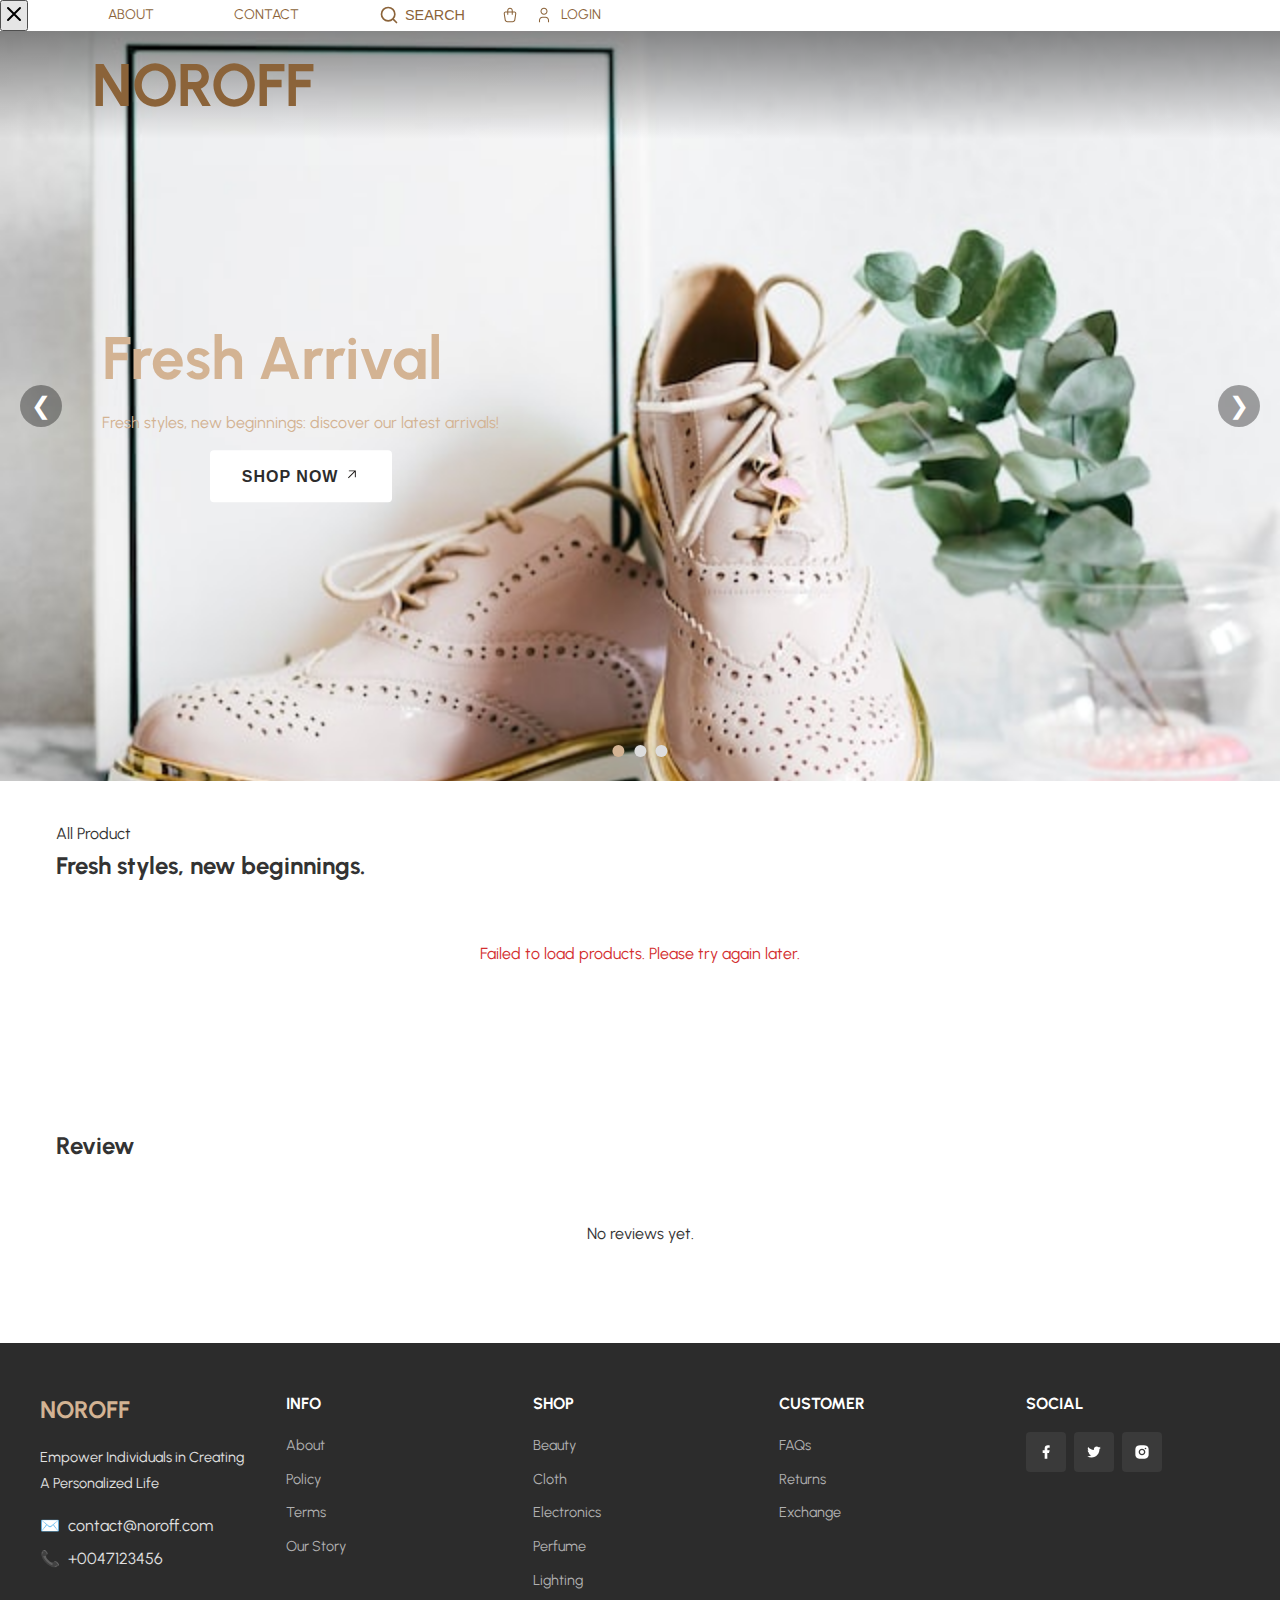
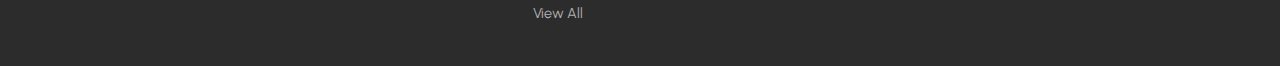
<file: index.html>
<!DOCTYPE html>
<html lang="zh-CN">
<head>
    <meta charset="UTF-8">
    <meta name="viewport" content="width=device-width, initial-scale=1.0">
    <title>NOROFF - Home</title>
    <link rel="preconnect" href="https://fonts.googleapis.com">
    <link rel="preconnect" href="https://fonts.gstatic.com" crossorigin>
    <link href="https://fonts.googleapis.com/css2?family=Urbanist:ital,wght@0,100..900;1,100..900&display=swap"
        rel="stylesheet">
    <link rel="stylesheet" href="./css/common.css">
    <link rel="stylesheet" href="./css/home.css">
</head>
<body class="home-body">
    <!-- Mobile Menu Overlay -->
    <div class="mobile-menu-overlay" id="mobileMenuOverlay"></div>

    <!-- Mobile Navigation Menu -->
    <nav class="nav-links" id="navLinks">
        <button class="close-menu-btn" id="closeMenuBtn" aria-label="Close menu">
            <svg width="24" height="24" viewBox="0 0 24 24" fill="none" xmlns="http://www.w3.org/2000/svg">
                <path d="M18 6L6 18M6 6L18 18" stroke="currentColor" stroke-width="2" stroke-linecap="round" stroke-linejoin="round"/>
            </svg>
        </button>
        <a href="./index.html">ABOUT</a>
        <a href="./index.html">CONTACT</a>
        
        <div class="nav-icon-link-container">
            <button class="nav-icon-link search-icon" id="searchBtn" aria-label="Search">
                <img src="./assets/nav-search.svg" alt="Search">
                <span>SEARCH</span>
            </button>
            <a href="./cart.html" class="nav-icon-link cart-icon">
                <img src="./assets/nav-cart.svg" alt="Cart">
                <span class="notification-badge">3</span>
            </a>
            <a href="./login.html" class="nav-icon-link login-icon" id="loginLink">
                <img src="./assets/nav-login.svg" alt="Login">
                <span>LOGIN</span>
            </a>
            <a href="#" class="nav-icon-link login-icon" id="logoutLink" style="display: none;">
                <img src="./assets/nav-login.svg" alt="Logout">
                <span>LOGOUT</span>
            </a>
        </div>
    </nav>

    <!-- Hero Banner -->
    <section class="hero">
        <header class="header hero-header">
            <a href="#" class="logo">
                <button class="mobile-menu-btn" id="mobileMenuBtn" aria-label="Toggle menu">
                    <img src="./assets/nav-menu.svg" alt="Menu">
                </button> NOROFF
            </a>
        </header>
        <button class="hero-nav prev" aria-label="Previous banner">&#10094;</button>
        <button class="hero-nav next" aria-label="Next banner">&#10095;</button>
        <div class="hero-slider">
            <article class="hero-slide active" data-index="0">
                <img src="./assets/banner_bshoes_pink.jpg" alt="Fresh arrival leather shoes">
                <div class="hero-content">
                    <h1>Fresh Arrival</h1>
                    <p class="hero-subtitle">Fresh styles, new beginnings: discover our latest arrivals!</p>
                    <div class="hero-actions">
                        <button class="btn-primary btn-bg">
                                <a href="./product-detail.html?id=f2d44fba-09a7-4ccb-9ceb-a6212bf5c213">Shop Now <img src="./assets/arrow-right.svg" alt="" style="width: 16px; height: 16px;"></a>
                            </button>
                    </div>
                </div>
            </article>
            <article class="hero-slide" data-index="1">
                <img src="./assets/banner_shoes_blue.jpg" alt="Blue running shoes on net">
                <div class="hero-content">
                    <h1>Fresh Arrival</h1>
                    <p class="hero-subtitle">Fresh styles, new beginnings: discover our latest arrivals!</p>
                    <div class="hero-actions">
                        <button class="btn-primary btn-bg">
                                <a href="./product-detail.html?id=7c6353ec-17a9-4a4d-a9d7-6997465367e1">Shop Now <img src="./assets/arrow-right.svg" alt="" style="width: 16px; height: 16px;"></a>
                            </button>
                    </div>
                </div>
            </article>
            <article class="hero-slide" data-index="2">
                <img src="./assets/banner_shoes_white.jpg" alt="White floating sneakers">
                <div class="hero-content">
                    <h1>Fresh Arrival</h1>
                    <p class="hero-subtitle">Fresh styles, new beginnings: discover our latest arrivals!</p>
                    <div class="hero-actions">
                        <button class="btn-primary btn-bg">
                                <a href="./product-detail.html?id=f7bdd538-3914-409d-bd71-8ef962a9a9dd">Shop Now <img src="./assets/arrow-right.svg" alt="" style="width: 16px; height: 16px;"></a>
                            </button>
                    </div>
                </div>
            </article>
        </div>
        <div class="pagination-dots hero-pagination">
            <span class="active" data-index="0"></span>
            <span data-index="1"></span>
            <span data-index="2"></span>
        </div>
    </section>

    <!-- Category pills -->
    <!-- <section class="category-pills">
        <button>Beauty</button>
        <button>Perfume</button>
        <button>Toy</button>
        <button class="active">Headphones</button>
        <button>Storage</button>
        <button>Electronics</button>
        <button>Audio</button>
        <button>Fashion</button>
        <button>Accessories</button>
        <button>Watch</button>
    </section> -->

    <!-- Product grid -->
    <section class="products">
        <header class="section-heading">
            <div>
                <p class="eyebrow">All Product</p>
                <h2>Fresh styles, new beginnings.</h2>
            </div>
        </header>
        <div class="product-grid" id="productGrid">
            <!-- Products will be loaded dynamically -->
        </div>
        <div class="pagination-dots product-pagination" id="productPagination">
            <!-- Pagination controls will be loaded dynamically -->
        </div>
    </section>

    <!-- Customer Review -->
    <section class="reviews">
        <header class="section-heading">
            <div>
                <h2>Review</h2>
            </div>
        </header>
        <div class="review-grid" id="reviewGrid">
            <!-- Reviews will be loaded dynamically -->
        </div>
        <div class="pagination-dots review-pagination" id="reviewPagination">
            <!-- Review pagination dots will be loaded dynamically -->  
        </div>
    </section>

    <footer class="footer">
        <div class="footer-content">
            <div class="footer-brand">
                <h3>NOROFF</h3>
                <p>Empower Individuals in Creating A Personalized Life</p>
                <div class="contact-info">
                    <a href="mailto:contact@noroff.com">
                        <span>✉️</span> contact@noroff.com
                    </a>
                    <a href="tel:+0047123456">
                        <span>📞</span> +0047123456
                    </a>
                </div>
            </div>

            <div class="footer-column collapsible">
                <h4>INFO</h4>
                <ul>
                    <li><a href="#">About</a></li>
                    <li><a href="#">Policy</a></li>
                    <li><a href="#">Terms</a></li>
                    <li><a href="#">Our Story</a></li>
                </ul>
            </div>

            <div class="footer-column collapsible">
                <h4>SHOP</h4>
                <ul>
                    <li><a href="#">Beauty</a></li>
                    <li><a href="#">Cloth</a></li>
                    <li><a href="#">Electronics</a></li>
                    <li><a href="#">Perfume</a></li>
                    <li><a href="#">Lighting</a></li>
                    <li><a href="#">View All</a></li>
                </ul>
            </div>

            <div class="footer-column collapsible">
                <h4>CUSTOMER</h4>
                <ul>
                    <li><a href="#">FAQs</a></li>
                    <li><a href="#">Returns</a></li>
                    <li><a href="#">Exchange</a></li>
                </ul>
            </div>

            <div class="footer-column">
                <h4>SOCIAL</h4>
                <div class="social-icons">
                    <a href="#" class="social-icon" title="Facebook">
                        <img src="./assets/social-icon-1.svg" alt="Facebook">
                    </a>
                    <a href="#" class="social-icon" title="Twitter">
                        <img src="./assets/social-icon-2.svg" alt="Twitter">
                    </a>
                    <a href="#" class="social-icon" title="Instagram">
                        <img src="./assets/social-icon-3.svg" alt="Instagram">
                    </a>
                </div>
            </div>
        </div>
    </footer>

    <script src="./js/api.js"></script>
    <script src="./js/footer.js"></script>
    <script src="./js/home.js"></script>
    <script src="./js/nav.js"></script>
</body>
</html>
</file>
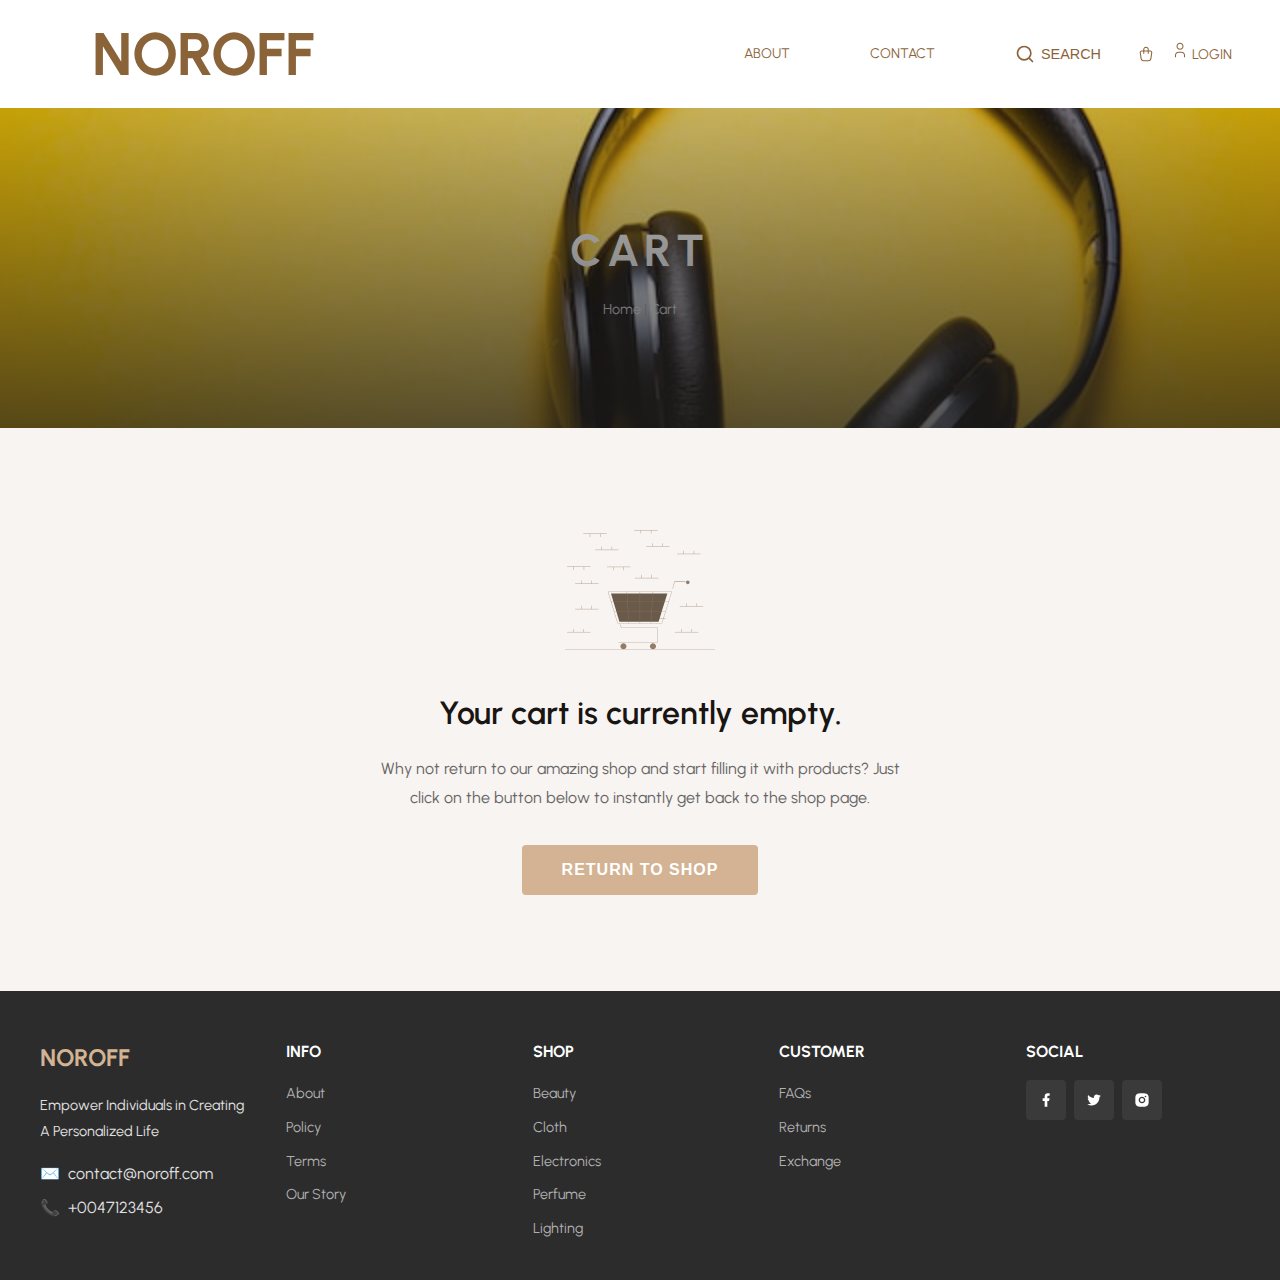
<file: cart.html>
<!DOCTYPE html>
<html lang="zh-CN">
<head>
    <meta charset="UTF-8">
    <meta name="viewport" content="width=device-width, initial-scale=1.0">
    <title>NOROFF - Cart</title>
    <link rel="preconnect" href="https://fonts.googleapis.com">
    <link rel="preconnect" href="https://fonts.gstatic.com" crossorigin>
    <link href="https://fonts.googleapis.com/css2?family=Urbanist:ital,wght@0,100..900;1,100..900&display=swap"
        rel="stylesheet">
    <link rel="stylesheet" href="./css/common.css">
    <link rel="stylesheet" href="./css/cart.css">
</head>
<body class="cart-body">
    <!-- Header -->
    <header class="header">
        <a href="./index.html" class="logo">
            <button class="mobile-menu-btn" id="mobileMenuBtn" aria-label="Toggle menu">
                <img src="./assets/nav-menu.svg" alt="Menu">
            </button> NOROFF
        </a>
        <nav class="nav-links">
            <a href="./index.html">ABOUT</a>
            <a href="./index.html">CONTACT</a>
        
            <div class="nav-icon-link-container">
                <button class="nav-icon-link search-icon" id="searchBtn" aria-label="Search">
                    <img src="./assets/nav-search.svg" alt="Search">
                    <span>SEARCH</span>
                </button>
                <a href="./cart.html" class="nav-icon-link cart-icon">
                    <img src="./assets/nav-cart.svg" alt="Cart">
                    <span class="notification-badge">3</span>
                </a>
                <a href="./login.html" class="nav-icon-link login-icon" id="loginLink">
                    <img src="./assets/nav-login.svg" alt="Login">
                    <span>LOGIN</span>
                </a>
                <span class="nav-icon-link user-name" id="userName" style="display: none;"></span>
            </div>
        
        </nav>
    </header>

    <!-- Cart Hero -->
    <section class="cart-hero">
        <div class="hero-overlay">
            <h1>CART</h1>
            <div class="breadcrumb">
                <a href="./index.html">Home</a> | <span>Cart</span>
            </div>
        </div>
    </section>

    <main class="cart-page">
        <!-- Cart Content -->
        <div class="cart-container" id="cartContainer" style="display: none;">
            <div class="cart-layout">
                <!-- Cart Items List -->
                <section class="cart-items-section">
                    <div class="cart-table-header">
                        <div class="header-checkbox">
                            <input type="checkbox" id="selectAll" checked>
                        </div>
                        <div class="header-products">Products</div>
                        <div class="header-quantity">Quantity</div>
                        <div class="header-price">Price</div>
                    </div>
                    <div class="cart-items-list" id="cartItemsList">
                        <!-- Cart items will be rendered here -->
                    </div>
                </section>

                <!-- Order Summary -->
                <section class="order-summary">
                    <h3>Order Summary</h3>
                    <div class="summary-row">
                        <span>SUBTOTAL</span>
                        <span id="subtotal">$ 0.00</span>
                    </div>
                    <div class="summary-row">
                        <span>DISCOUNT</span>
                        <span id="discount">$ 0.00</span>
                    </div>
                    <div class="summary-row">
                        <span>SHIPPING CHARGES</span>
                        <span id="shipping">$ 0</span>
                    </div>
                    <div class="summary-row total">
                        <span>GRAND TOTAL</span>
                        <span id="grandTotal">$ 0.00</span>
                    </div>
                    <a href="./checkout.html" class="checkout-btn" id="checkoutBtn">
                        CHECKOUT NOW
                        <span>→</span>
                    </a>
                </section>
            </div>
        </div>

        <!-- Empty state -->
        <section class="empty-cart" id="emptyCart">
            <div class="cart-illustration" aria-hidden="true">
                <img src="./assets/cart.svg" alt="Cart Illustration">
            </div>
            <h2>Your cart is currently empty.</h2>
            <p>Why not return to our amazing shop and start filling it with products? Just click on the button below to instantly get back to the shop page.</p>
            <button class="btn-primary" onclick="window.location.href='./index.html'">Return to shop</button>
        </section>

        <!-- Recommendations -->
       
    </main>

    <!-- Footer -->
    <footer class="footer">
        <div class="footer-content">
            <div class="footer-brand">
                <h3>NOROFF</h3>
                <p>Empower Individuals in Creating A Personalized Life</p>
                <div class="contact-info">
                    <a href="mailto:contact@noroff.com">
                        <span>✉️</span> contact@noroff.com
                    </a>
                    <a href="tel:+0047123456">
                        <span>📞</span> +0047123456
                    </a>
                </div>
            </div>

            <div class="footer-column collapsible">
                <h4>INFO</h4>
                <ul>
                    <li><a href="#">About</a></li>
                    <li><a href="#">Policy</a></li>
                    <li><a href="#">Terms</a></li>
                    <li><a href="#">Our Story</a></li>
                </ul>
            </div>

            <div class="footer-column collapsible">
                <h4>SHOP</h4>
                <ul>
                    <li><a href="#">Beauty</a></li>
                    <li><a href="#">Cloth</a></li>
                    <li><a href="#">Electronics</a></li>
                    <li><a href="#">Perfume</a></li>
                    <li><a href="#">Lighting</a></li>
                </ul>
            </div>

            <div class="footer-column collapsible">
                <h4>CUSTOMER</h4>
                <ul>
                    <li><a href="#">FAQs</a></li>
                    <li><a href="#">Returns</a></li>
                    <li><a href="#">Exchange</a></li>
                </ul>
            </div>

            <div class="footer-column">
                <h4>SOCIAL</h4>
                <div class="social-icons">
                    <a href="#" class="social-icon" title="Facebook">
                        <img src="./assets/social-icon-1.svg" alt="Facebook">
                    </a>
                    <a href="#" class="social-icon" title="Twitter">
                        <img src="./assets/social-icon-2.svg" alt="Twitter">
                    </a>
                    <a href="#" class="social-icon" title="Instagram">
                        <img src="./assets/social-icon-3.svg" alt="Instagram">
                    </a>
                </div>
            </div>
        </div>
    </footer>

    <script src="./js/api.js"></script>
    <script src="./js/footer.js"></script>
    <script src="./js/cart.js"></script>
</body>
</html>
</file>
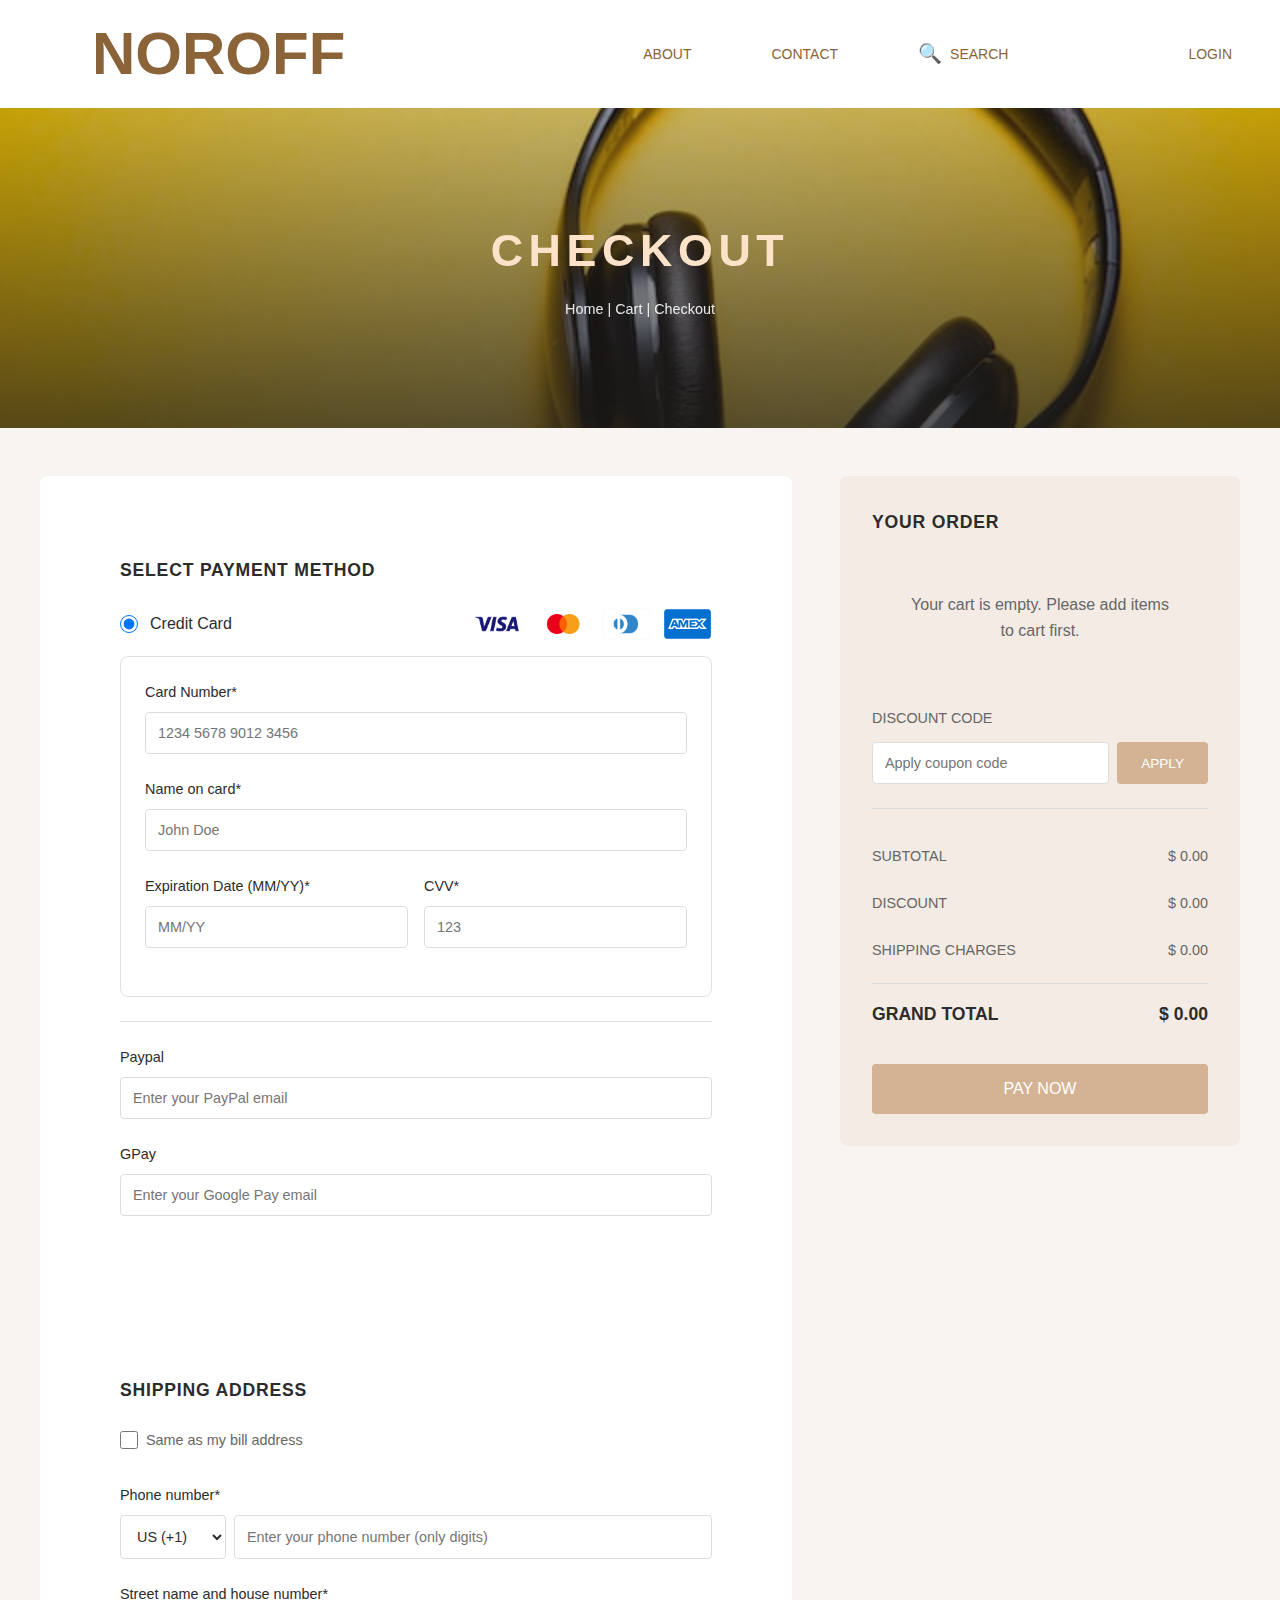
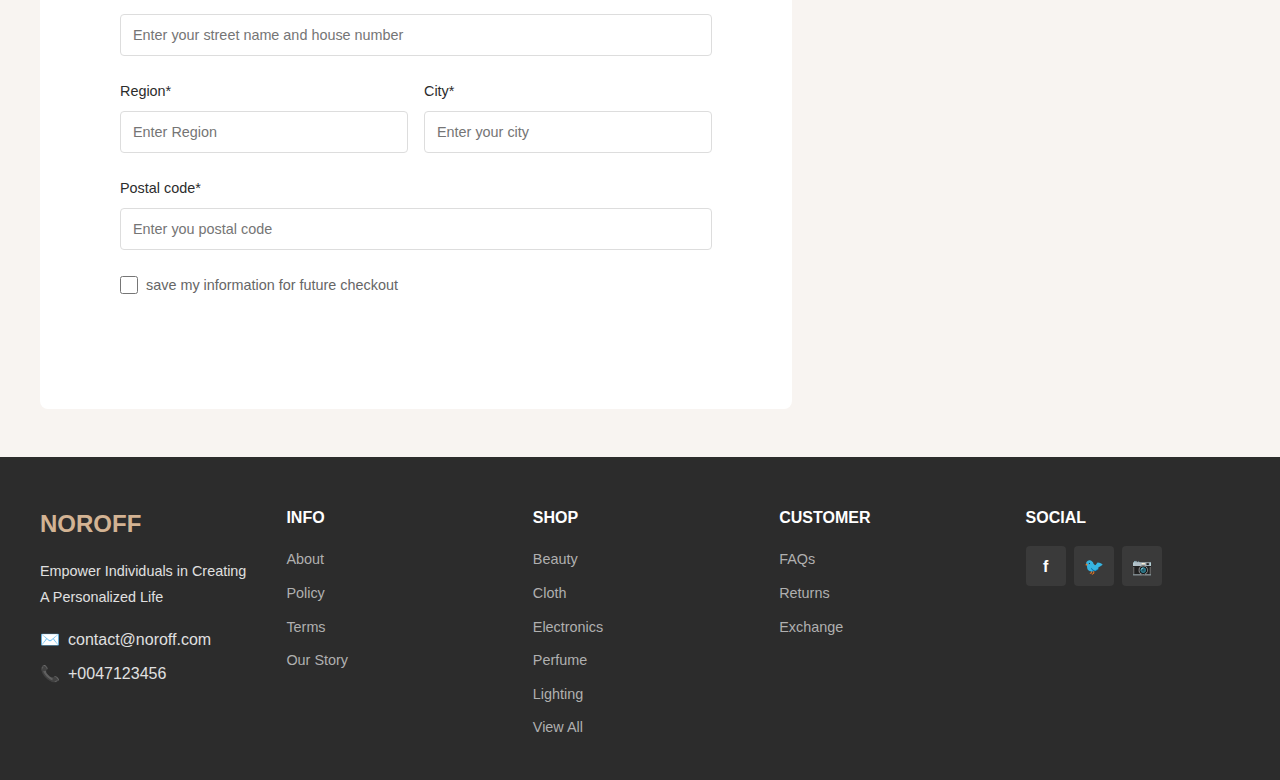
<file: checkout.html>
<!DOCTYPE html>
<html lang="zh-CN">
<head>
    <meta charset="UTF-8">
    <meta name="viewport" content="width=device-width, initial-scale=1.0">
    <title>NOROFF - Checkout</title>
    <link rel="stylesheet" href="./css/common.css">
    <link rel="stylesheet" href="./css/checkout.css">
</head>
<body class="checkout-body">
    <!-- Header -->
    <header class="header">
        <a href="./index.html" class="logo">NOROFF</a>
        <nav class="nav-links">
            <a href="#">ABOUT</a>
            <a href="#">CONTACT</a>
            <a href="#" class="nav-icon-link search-link">SEARCH</a>
            <a href="./cart.html" class="nav-icon-link cart-icon">
                <span class="notification-badge">0</span>
            </a>
            <a href="./login.html" class="nav-icon-link login-icon" id="loginLink">LOGIN</a>
            <span class="nav-icon-link user-name" id="userName" style="display: none;"></span>
        </nav>
    </header>

    <!-- Checkout Hero -->
    <section class="checkout-hero">
        <div class="hero-overlay">
            <h1>CHECKOUT</h1>
            <div class="breadcrumb">
                <a href="./index.html">Home</a> | <a href="./cart.html">Cart</a> | <span>Checkout</span>
            </div>
        </div>
    </section>

    <main class="checkout-page">
        <div class="checkout-container">
            <!-- Left Column: Checkout Form -->
            <div class="checkout-form-section">
                <!-- Payment Method -->
                <section class="form-section">
                    <h2>SELECT PAYMENT METHOD</h2>
                    <div class="payment-methods-layout">
                        <div class="payment-left">
                            <div class="credit-card-header">
                                <label class="payment-option">
                                    <input type="radio" name="paymentMethod" value="creditCard" checked>
                                    <span>Credit Card</span>
                                </label>
                                <div class="card-logos">
                                    <img src="./assets/visa.png" alt="VISA" class="card-logo-img">
                                    <img src="./assets/mastercard.png" alt="Mastercard" class="card-logo-img">
                                    <img src="./assets/c2.png" alt="JCB" class="card-logo-img">
                                    <img src="./assets/c1.png" alt="AMEX" class="card-logo-img">
                                </div>
                            </div>
                            <div class="credit-card-form" id="creditCardForm">
                                <div class="form-group">
                                    <label for="cardNumber">Card Number*</label>
                                    <input type="text" id="cardNumber" name="cardNumber" placeholder="1234 5678 9012 3456" maxlength="19" required>
                                </div>
                                <div class="form-group">
                                    <label for="cardName">Name on card*</label>
                                    <input type="text" id="cardName" name="cardName" placeholder="John Doe" required>
                                </div>
                                <div class="form-row">
                                    <div class="form-group">
                                        <label for="expiryDate">Expiration Date (MM/YY)*</label>
                                        <input type="text" id="expiryDate" name="expiryDate" placeholder="MM/YY" maxlength="5" required>
                                    </div>
                                    <div class="form-group">
                                        <label for="cvv">CVV*</label>
                                        <input type="text" id="cvv" name="cvv" placeholder="123" maxlength="4" required>
                                    </div>
                                </div>
                            </div>
                            <div class="alternative-payments">
                                <div class="form-group">
                                    <label for="paypalEmail">Paypal</label>
                                    <input type="email" id="paypalEmail" name="paypalEmail" placeholder="Enter your PayPal email">
                                </div>
                                <div class="form-group">
                                    <label for="gpayEmail">GPay</label>
                                    <input type="email" id="gpayEmail" name="gpayEmail" placeholder="Enter your Google Pay email">
                                </div>
                            </div>
                        </div>
                    </div>
                </section>

                <!-- Shipping Address -->
                <section class="form-section">
                    <h2>SHIPPING ADDRESS</h2>
                    <div class="form-group">
                        <label class="checkbox-label">
                            <input type="checkbox" id="sameAsBilling">
                            <span>Same as my bill address</span>
                        </label>
                    </div>

                    <div class="form-group">
                        <label for="phoneNumber">Phone number*</label>
                        <div class="phone-input-group">
                            <select id="countryCode" name="countryCode">
                                <option value="+1">US (+1)</option>
                                <option value="+44">UK (+44)</option>
                                <option value="+86">CN (+86)</option>
                                <option value="+47">NO (+47)</option>
                                <option value="+91">IN (+91)</option>
                            </select>
                            <input type="tel" id="phoneNumber" name="phoneNumber" placeholder="Enter your phone number (only digits)" required>
                        </div>
                    </div>

                    <div class="form-group">
                        <label for="streetAddress">Street name and house number*</label>
                        <input type="text" id="streetAddress" name="streetAddress" placeholder="Enter your street name and house number" required>
                    </div>

                    <div class="form-row">
                        <div class="form-group">
                            <label for="region">Region*</label>
                            <input type="text" id="region" name="region" placeholder="Enter Region" required>
                        </div>
                        <div class="form-group">
                            <label for="city">City*</label>
                            <input type="text" id="city" name="city" placeholder="Enter your city" required>
                        </div>
                    </div>

                    <div class="form-group">
                        <label for="postalCode">Postal code*</label>
                        <input type="text" id="postalCode" name="postalCode" placeholder="Enter you postal code" required>
                    </div>

                    <div class="form-group remember-checkbox-group">
                        <label class="checkbox-label">
                            <input type="checkbox" id="rememberInfo">
                            <span>save my information for future checkout</span>
                        </label>
                    </div>
                </section>

                
            </div>

            <!-- Right Column: Order Summary -->
            <div class="order-summary-section">
                <h2>YOUR ORDER</h2>
                <div id="orderItemsList">
                    <!-- Order items will be rendered here -->
                </div>

                <div class="discount-section">
                    <h3>DISCOUNT CODE</h3>
                    <div class="discount-input-group">
                        <input type="text" id="discountCode" placeholder="Apply coupon code">
                        <button type="button" id="applyDiscountBtn" class="btn-apply">APPLY</button>
                    </div>
                </div>

                <div class="order-breakdown">
                    <div class="summary-row">
                        <span>SUBTOTAL</span>
                        <span id="orderSubtotal">$ 0.00</span>
                    </div>
                    <div class="summary-row">
                        <span>DISCOUNT</span>
                        <span id="orderDiscount">$ 0.00</span>
                    </div>
                    <div class="summary-row">
                        <span>SHIPPING CHARGES</span>
                        <span id="orderShipping">$ 0</span>
                    </div>
                    <div class="summary-row total">
                        <span>GRAND TOTAL</span>
                        <span id="orderGrandTotal">$ 0.00</span>
                    </div>
                </div>

                <button type="button" id="payNowBtn" class="btn-pay-now">PAY NOW</button>
            </div>
        </div>
    </main>

    <!-- Footer -->
    <footer class="footer">
        <div class="footer-content">
            <div class="footer-brand">
                <h3>NOROFF</h3>
                <p>Empower Individuals in Creating A Personalized Life</p>
                <div class="contact-info">
                    <a href="mailto:contact@noroff.com">
                        <span>✉️</span> contact@noroff.com
                    </a>
                    <a href="tel:+0047123456">
                        <span>📞</span> +0047123456
                    </a>
                </div>
            </div>

            <div class="footer-column collapsible">
                <h4>INFO</h4>
                <ul>
                    <li><a href="#">About</a></li>
                    <li><a href="#">Policy</a></li>
                    <li><a href="#">Terms</a></li>
                    <li><a href="#">Our Story</a></li>
                </ul>
            </div>

            <div class="footer-column collapsible">
                <h4>SHOP</h4>
                <ul>
                    <li><a href="#">Beauty</a></li>
                    <li><a href="#">Cloth</a></li>
                    <li><a href="#">Electronics</a></li>
                    <li><a href="#">Perfume</a></li>
                    <li><a href="#">Lighting</a></li>
                    <li><a href="#">View All</a></li>
                </ul>
            </div>

            <div class="footer-column collapsible">
                <h4>CUSTOMER</h4>
                <ul>
                    <li><a href="#">FAQs</a></li>
                    <li><a href="#">Returns</a></li>
                    <li><a href="#">Exchange</a></li>
                </ul>
            </div>

            <div class="footer-column">
                <h4>SOCIAL</h4>
                <div class="social-icons">
                    <a href="#" class="social-icon" title="Facebook">f</a>
                    <a href="#" class="social-icon" title="Twitter">🐦</a>
                    <a href="#" class="social-icon" title="Instagram">📷</a>
                </div>
            </div>
        </div>
    </footer>

    <script src="./js/api.js"></script>
    <script src="./js/footer.js"></script>
    <script src="./js/checkout.js"></script>
</body>
</html>
</file>
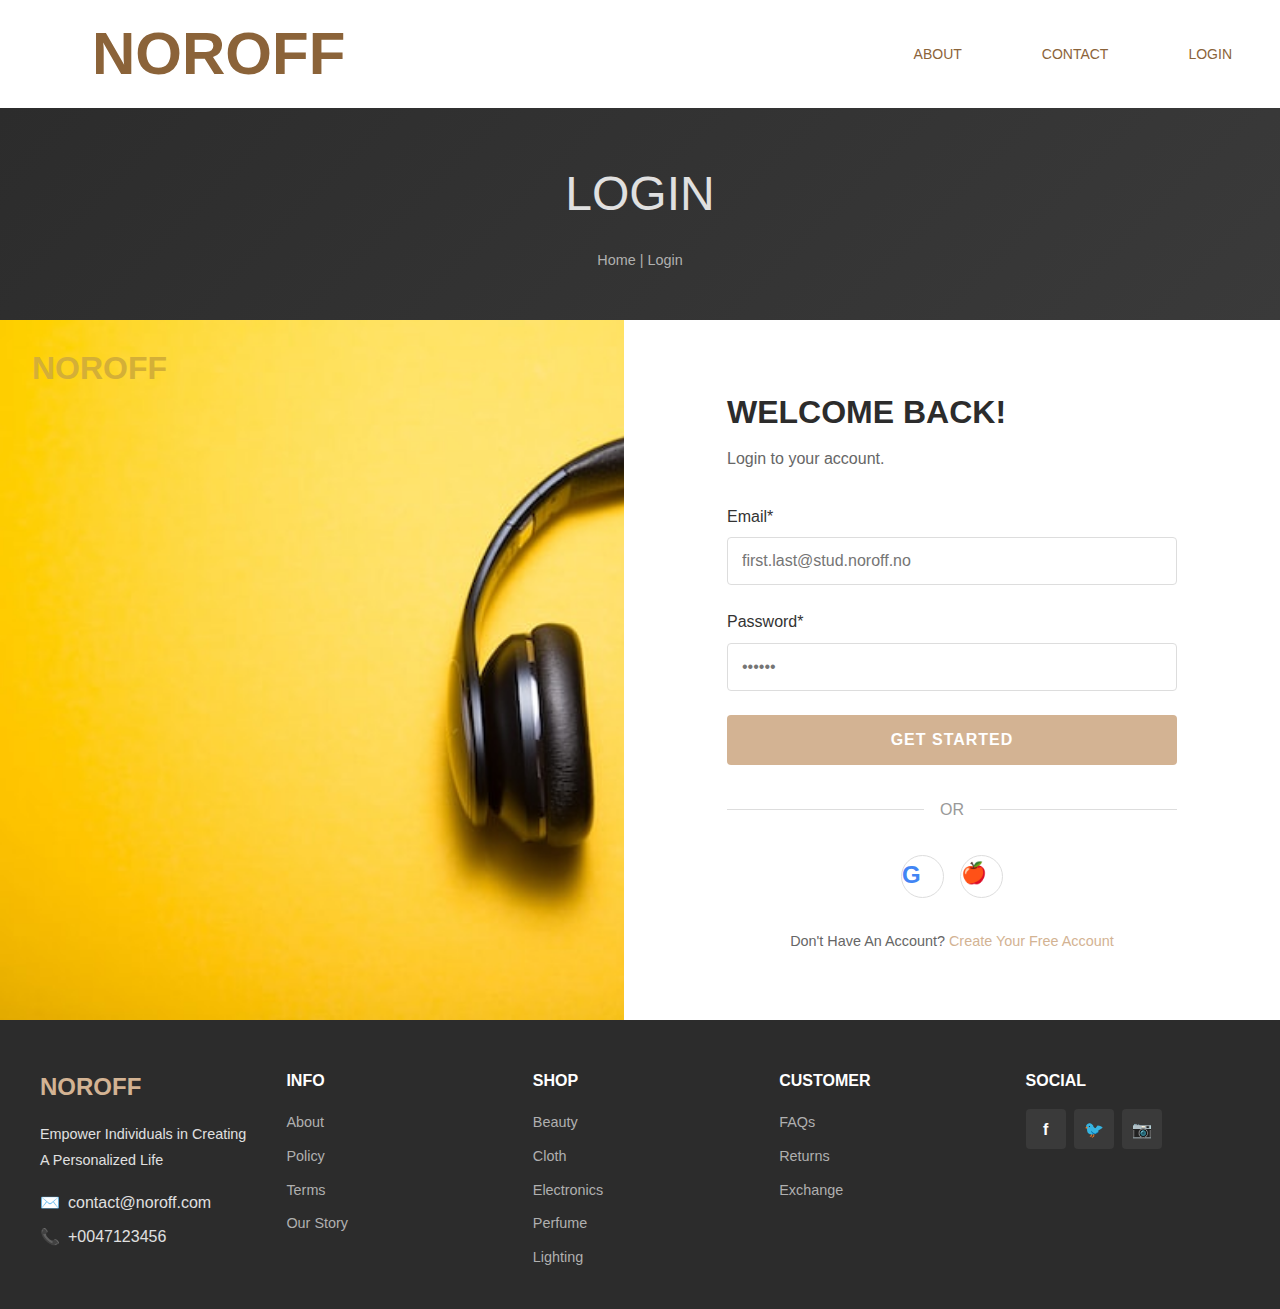
<file: login.html>
<!DOCTYPE html>
<html lang="zh-CN">
<head>
    <meta charset="UTF-8">
    <meta name="viewport" content="width=device-width, initial-scale=1.0">
    <title>NOROFF - Login</title>
    <link rel="stylesheet" href="./css/common.css">
    <link rel="stylesheet" href="./css/login.css">
</head>
<body>
    <!-- Header -->
    <header class="header">
        <a href="#" class="logo">NOROFF</a>
        <nav class="nav-links">
            <a href="/">ABOUT</a>
            <a href="/">CONTACT</a>
            <a href="#" class="nav-icon-link login-icon">LOGIN</a>
        </nav>
    </header>

    <!-- Login Banner -->
    <section class="login-banner">
        <h1>LOGIN</h1>
        <div class="breadcrumb">
            <a href="#">Home</a> | <span>Login</span>
        </div>
    </section>

    <!-- Main Content -->
    <div class="main-content">
        <!-- Image Section -->
        <div class="image-section">
            <div class="logo">NOROFF</div>
        </div>

        <!-- Form Section -->
        <div class="form-section">
            <div class="form-container">
                <h2 class="welcome-title">WELCOME BACK!</h2>
                <p class="welcome-subtitle">Login to your account.</p>

                <form id="loginForm">
                    <div class="form-group">
                        <label for="email">Email*</label>
                        <input type="email" id="email" name="email" placeholder="first.last@stud.noroff.no" required>
                    </div>

                    <div class="form-group">
                        <label for="password">Password*</label>
                        <input type="password" id="password" name="password" placeholder="••••••" required minlength="8">
                    </div>

                    <button type="submit" class="btn-primary">GET STARTED</button>

                    <div class="divider">
                        <span>OR</span>
                    </div>

                    <div class="social-login">
                        <div class="social-btn" title="Login with Google">
                            <span style="font-size: 1.5rem; font-weight: bold; color: #4285F4;">G</span>
                        </div>
                        <div class="social-btn" title="Login with Apple">
                            <span style="font-size: 1.3rem;">🍎</span>
                        </div>
                    </div>

                    <div class="create-account">
                        Don't Have An Account? <a href="./register.html">Create Your Free Account</a>
                    </div>
                </form>
            </div>
        </div>
    </div>

    <!-- Footer -->
    <footer class="footer">
        <div class="footer-content">
            <div class="footer-brand">
                <h3>NOROFF</h3>
                <p>Empower Individuals in Creating A Personalized Life</p>
                <div class="contact-info">
                    <a href="mailto:contact@noroff.com">
                        <span>✉️</span> contact@noroff.com
                    </a>
                    <a href="tel:+0047123456">
                        <span>📞</span> +0047123456
                    </a>
                </div>
            </div>

            <div class="footer-column collapsible">
                <h4>INFO</h4>
                <ul>
                    <li><a href="#">About</a></li>
                    <li><a href="#">Policy</a></li>
                    <li><a href="#">Terms</a></li>
                    <li><a href="#">Our Story</a></li>
                </ul>
            </div>

            <div class="footer-column collapsible">
                <h4>SHOP</h4>
                <ul>
                    <li><a href="#">Beauty</a></li>
                    <li><a href="#">Cloth</a></li>
                    <li><a href="#">Electronics</a></li>
                    <li><a href="#">Perfume</a></li>
                    <li><a href="#">Lighting</a></li>
                </ul>
            </div>

            <div class="footer-column collapsible">
                <h4>CUSTOMER</h4>
                <ul>
                    <li><a href="#">FAQs</a></li>
                    <li><a href="#">Returns</a></li>
                    <li><a href="#">Exchange</a></li>
                </ul>
            </div>

            <div class="footer-column">
                <h4>SOCIAL</h4>
                <div class="social-icons">
                    <a href="#" class="social-icon" title="Facebook">f</a>
                    <a href="#" class="social-icon" title="Twitter">🐦</a>
                    <a href="#" class="social-icon" title="Instagram">📷</a>
                </div>
            </div>
        </div>
    </footer>

    <script src="./js/footer.js"></script>
    <script src="./js/api.js"></script>
    <script src="./js/login.js"></script>
</body>
</html>
</file>
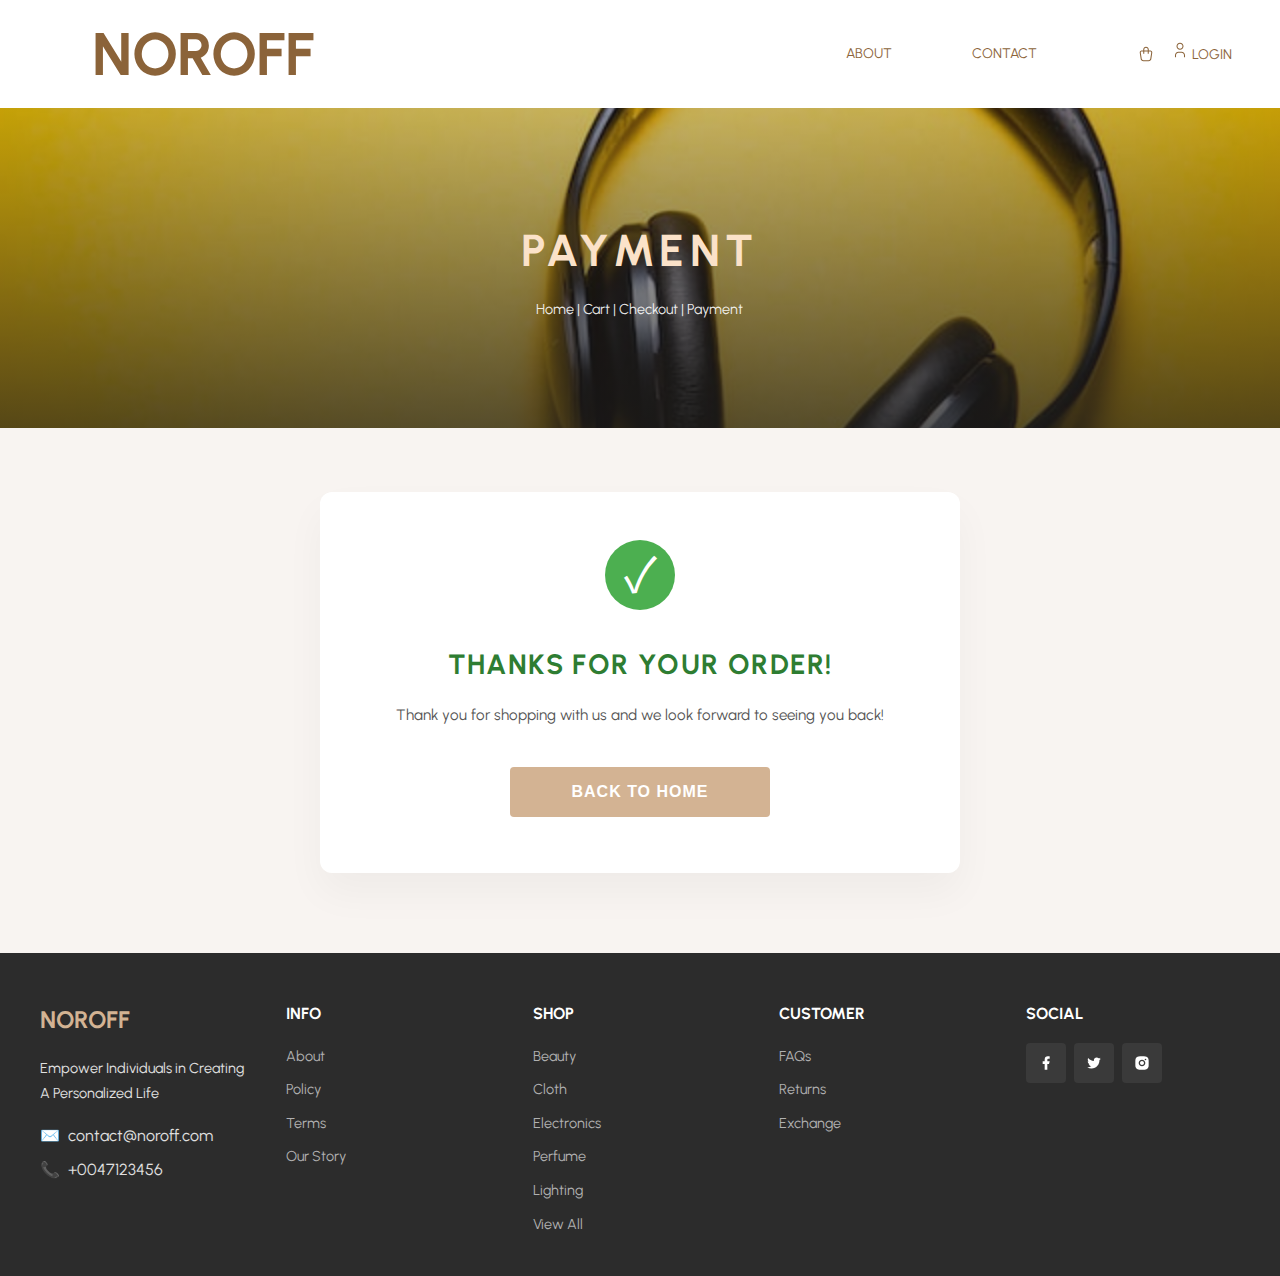
<file: payment.html>
<!DOCTYPE html>
<html lang="zh-CN">
<head>
    <meta charset="UTF-8">
    <meta name="viewport" content="width=device-width, initial-scale=1.0">
    <title>NOROFF - Payment</title>
    <link rel="preconnect" href="https://fonts.googleapis.com">
    <link rel="preconnect" href="https://fonts.gstatic.com" crossorigin>
    <link href="https://fonts.googleapis.com/css2?family=Urbanist:ital,wght@0,100..900;1,100..900&display=swap"
        rel="stylesheet">
    <link rel="stylesheet" href="./css/common.css">
    <link rel="stylesheet" href="./css/checkout.css">
    <link rel="stylesheet" href="./css/payment.css">
</head>
<body class="payment-body">
    <!-- Header -->
    <header class="header">
        <a href="./index.html" class="logo">NOROFF</a>
        <nav class="nav-links">
            <a href="/">ABOUT</a>
            <a href="/">CONTACT</a>
        
            <div class="nav-icon-link-container">
                <a href="./cart.html" class="nav-icon-link cart-icon">
                    <img src="./assets/nav-cart.svg" alt="Cart">
                    <span class="notification-badge">3</span>
                </a>
                <a href="./login.html" class="nav-icon-link login-icon" id="loginLink">
                    <img src="./assets/nav-login.svg" alt="Login">
                    <span>LOGIN</span>
                </a>
                <span class="nav-icon-link user-name" id="userName" style="display: none;"></span>
            </div>
        
        </nav>
    </header>

    <!-- Payment Hero -->
    <section class="checkout-hero">
        <div class="hero-overlay">
            <h1>PAYMENT</h1>
            <div class="breadcrumb">
                <a href="./index.html">Home</a> |
                <a href="./cart.html">Cart</a> |
                <a href="./checkout.html">Checkout</a> |
                <span>Payment</span>
            </div>
        </div>
    </section>

    <main class="payment-page">
        <div class="payment-container">
            <div class="payment-icon-wrapper" aria-hidden="true">
                <div class="payment-icon-circle">
                    <span class="payment-icon-check">✓</span>
                </div>
            </div>
            <h2 class="payment-title">THANKS FOR YOUR ORDER!</h2>
            <p class="payment-subtitle">
                Thank you for shopping with us and we look forward to seeing you back!
            </p>
            <button class="btn-primary payment-back-btn" onclick="window.location.href='./index.html'">
                BACK TO HOME
            </button>
        </div>
    </main>

    <!-- Footer -->
    <footer class="footer">
        <div class="footer-content">
            <div class="footer-brand">
                <h3>NOROFF</h3>
                <p>Empower Individuals in Creating A Personalized Life</p>
                <div class="contact-info">
                    <a href="mailto:contact@noroff.com">
                        <span>✉️</span> contact@noroff.com
                    </a>
                    <a href="tel:+0047123456">
                        <span>📞</span> +0047123456
                    </a>
                </div>
            </div>
    
            <div class="footer-column collapsible">
                <h4>INFO</h4>
                <ul>
                    <li><a href="#">About</a></li>
                    <li><a href="#">Policy</a></li>
                    <li><a href="#">Terms</a></li>
                    <li><a href="#">Our Story</a></li>
                </ul>
            </div>
    
            <div class="footer-column collapsible">
                <h4>SHOP</h4>
                <ul>
                    <li><a href="#">Beauty</a></li>
                    <li><a href="#">Cloth</a></li>
                    <li><a href="#">Electronics</a></li>
                    <li><a href="#">Perfume</a></li>
                    <li><a href="#">Lighting</a></li>
                    <li><a href="#">View All</a></li>
                </ul>
            </div>
    
            <div class="footer-column collapsible">
                <h4>CUSTOMER</h4>
                <ul>
                    <li><a href="#">FAQs</a></li>
                    <li><a href="#">Returns</a></li>
                    <li><a href="#">Exchange</a></li>
                </ul>
            </div>
    
            <div class="footer-column">
                <h4>SOCIAL</h4>
                <div class="social-icons">
                    <a href="#" class="social-icon" title="Facebook">
                        <img src="./assets/social-icon-1.svg" alt="Facebook">
                    </a>
                    <a href="#" class="social-icon" title="Twitter">
                        <img src="./assets/social-icon-2.svg" alt="Twitter">
                    </a>
                    <a href="#" class="social-icon" title="Instagram">
                        <img src="./assets/social-icon-3.svg" alt="Instagram">
                    </a>
                </div>
            </div>
        </div>
    </footer>

    <script src="./js/api.js"></script>
    <script src="./js/footer.js"></script>
    <script src="./js/payment.js"></script>
</body>
</html>
</file>
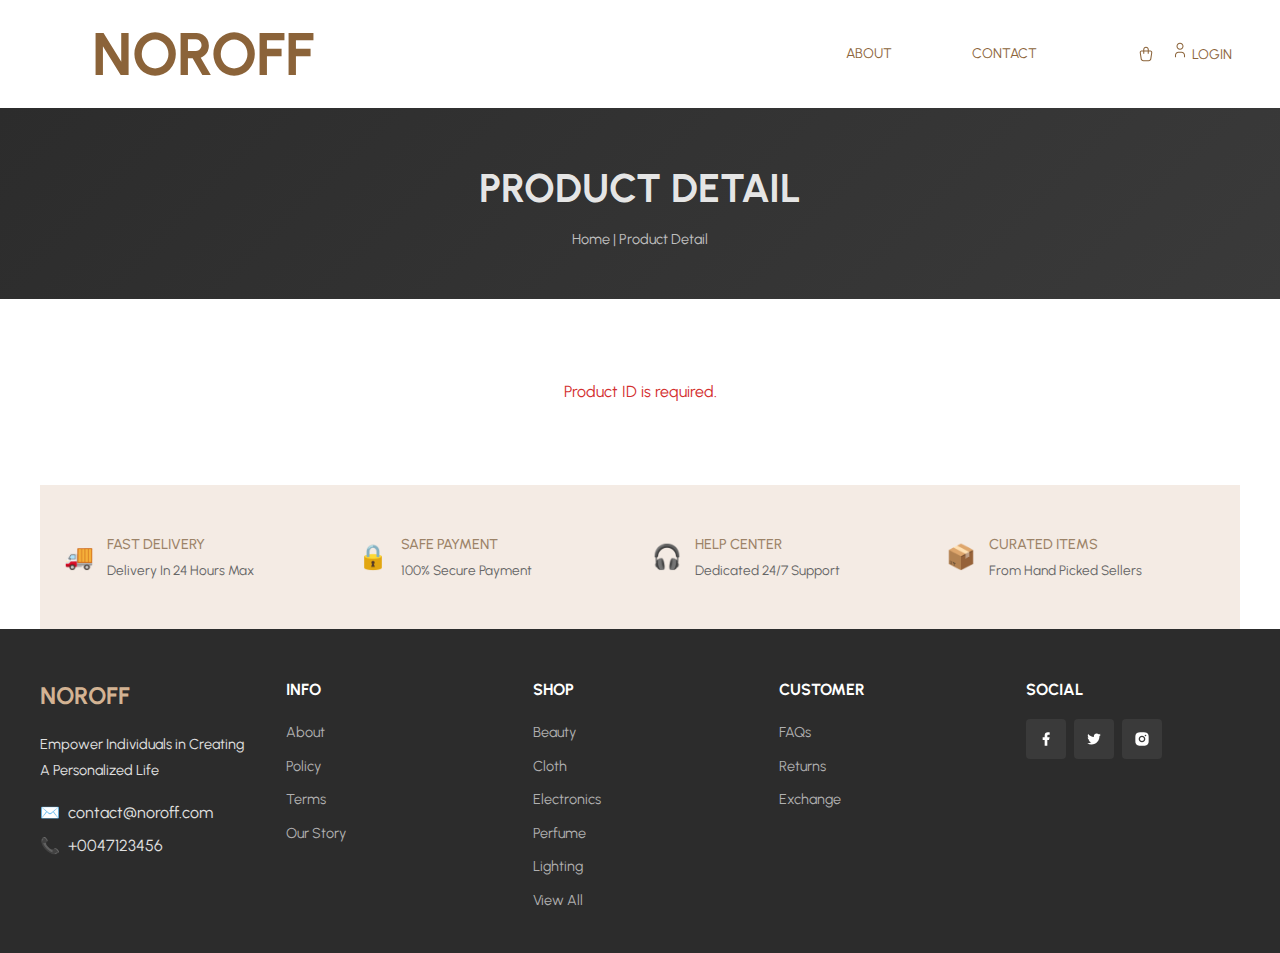
<file: product-detail.html>
<!DOCTYPE html>
<html lang="zh-CN">
<head>
    <meta charset="UTF-8">
    <meta name="viewport" content="width=device-width, initial-scale=1.0">
    <title>NOROFF - Product Detail</title>
    <link rel="preconnect" href="https://fonts.googleapis.com">
    <link rel="preconnect" href="https://fonts.gstatic.com" crossorigin>
    <link href="https://fonts.googleapis.com/css2?family=Urbanist:ital,wght@0,100..900;1,100..900&display=swap"
        rel="stylesheet">
    <link rel="stylesheet" href="./css/common.css">
    <link rel="stylesheet" href="./css/product-detail.css">
</head>
<body class="product-detail-body">
    <!-- Header -->
    <header class="header">
        <a href="./index.html" class="logo">NOROFF</a>
        <nav class="nav-links">
            <a href="/">ABOUT</a>
            <a href="/">CONTACT</a>
        
            <div class="nav-icon-link-container">
                <a href="./cart.html" class="nav-icon-link cart-icon">
                    <img src="./assets/nav-cart.svg" alt="Cart">
                    <span class="notification-badge">3</span>
                </a>
                <a href="./login.html" class="nav-icon-link login-icon" id="loginLink">
                    <img src="./assets/nav-login.svg" alt="Login">
                    <span>LOGIN</span>
                </a>
                <span class="nav-icon-link user-name" id="userName" style="display: none;"></span>
            </div>
        
        </nav>
    </header>

    <!-- Product Detail Banner -->
    <section class="product-banner">
        <h1>PRODUCT DETAIL</h1>
        <p class="breadcrumb">Home | Product Detail</p>
    </section>

    <!-- Product Detail Section -->
    <section class="product-detail-section">
        <div class="product-detail-container">
            <!-- Product Image -->
            <div class="product-image-wrapper">
                <div class="product-tag" id="productTag"></div>
                <img id="productImage" src="" alt="Product image">
                <button class="product-share-button" id="shareButton" aria-label="Share product">
                    <img src="./assets/share.jpg" alt="Share product">
                </button>
            </div>

            <!-- Product Info -->
            <div class="product-info">
                <h2 id="productTitle" class="product-title"></h2>
                <p id="productDescription" class="product-description"></p>

                <!-- Price -->
                <div class="price-section">
                    <span id="currentPrice" class="current-price"></span>
                    <span id="originalPrice" class="original-price"></span>
                    <p class="price-note">price include all taxes</p>
                </div>

                <!-- Rating -->
                <div class="rating-section">
                    <div class="stars" id="ratingStars"></div>
                    <span id="ratingValue" class="rating-value"></span>
                </div>

                <!-- Quantity Selector -->
                <div class="quantity-section">
                    <label>QUANTITY</label>
                    <div class="quantity-controls">
                        <button class="quantity-btn" id="decreaseBtn">-</button>
                        <input type="number" id="quantityInput" value="1" min="1" readonly>
                        <button class="quantity-btn" id="increaseBtn">+</button>
                    </div>
                </div>

                <!-- Action Buttons -->
                <div class="action-buttons">
                    <button class="btn-secondary">SHOP NOW</button>
                    <button class="btn-primary" id="addToCartBtn">ADD TO CART</button>
                </div>

                <!-- Reviews Section -->
                <div class="reviews-section">
                    <h3 class="reviews-title">REVIEWS</h3>
                    <div id="reviewsList"></div>
                </div>
            </div>
        </div>
    </section>

    <!-- Footer Features -->
    <section class="footer-features">
        <div class="feature-item">
            <div class="feature-icon">🚚</div>
            <div class="feature-content">
                <h4>FAST DELIVERY</h4>
                <p>Delivery In 24 Hours Max</p>
            </div>
        </div>
        <div class="feature-item">
            <div class="feature-icon">🔒</div>
            <div class="feature-content">
                <h4>SAFE PAYMENT</h4>
                <p>100% Secure Payment</p>
            </div>
        </div>
        <div class="feature-item">
            <div class="feature-icon">🎧</div>
            <div class="feature-content">
                <h4>HELP CENTER</h4>
                <p>Dedicated 24/7 Support</p>
            </div>
        </div>
        <div class="feature-item">
            <div class="feature-icon">📦</div>
            <div class="feature-content">
                <h4>CURATED ITEMS</h4>
                <p>From Hand Picked Sellers</p>
            </div>
        </div>
    </section>

    <!-- Footer -->
    <footer class="footer">
        <div class="footer-content">
            <div class="footer-brand">
                <h3>NOROFF</h3>
                <p>Empower Individuals in Creating A Personalized Life</p>
                <div class="contact-info">
                    <a href="mailto:contact@noroff.com">
                        <span>✉️</span> contact@noroff.com
                    </a>
                    <a href="tel:+0047123456">
                        <span>📞</span> +0047123456
                    </a>
                </div>
            </div>
    
            <div class="footer-column collapsible">
                <h4>INFO</h4>
                <ul>
                    <li><a href="#">About</a></li>
                    <li><a href="#">Policy</a></li>
                    <li><a href="#">Terms</a></li>
                    <li><a href="#">Our Story</a></li>
                </ul>
            </div>
    
            <div class="footer-column collapsible">
                <h4>SHOP</h4>
                <ul>
                    <li><a href="#">Beauty</a></li>
                    <li><a href="#">Cloth</a></li>
                    <li><a href="#">Electronics</a></li>
                    <li><a href="#">Perfume</a></li>
                    <li><a href="#">Lighting</a></li>
                    <li><a href="#">View All</a></li>
                </ul>
            </div>
    
            <div class="footer-column collapsible">
                <h4>CUSTOMER</h4>
                <ul>
                    <li><a href="#">FAQs</a></li>
                    <li><a href="#">Returns</a></li>
                    <li><a href="#">Exchange</a></li>
                </ul>
            </div>
    
            <div class="footer-column">
                <h4>SOCIAL</h4>
                <div class="social-icons">
                    <a href="#" class="social-icon" title="Facebook">
                        <img src="./assets/social-icon-1.svg" alt="Facebook">
                    </a>
                    <a href="#" class="social-icon" title="Twitter">
                        <img src="./assets/social-icon-2.svg" alt="Twitter">
                    </a>
                    <a href="#" class="social-icon" title="Instagram">
                        <img src="./assets/social-icon-3.svg" alt="Instagram">
                    </a>
                </div>
            </div>
        </div>
    </footer>

    <script src="./js/api.js"></script>
    <script src="./js/footer.js"></script>
    <script src="./js/product-detail.js"></script>
</body>
</html>
</file>
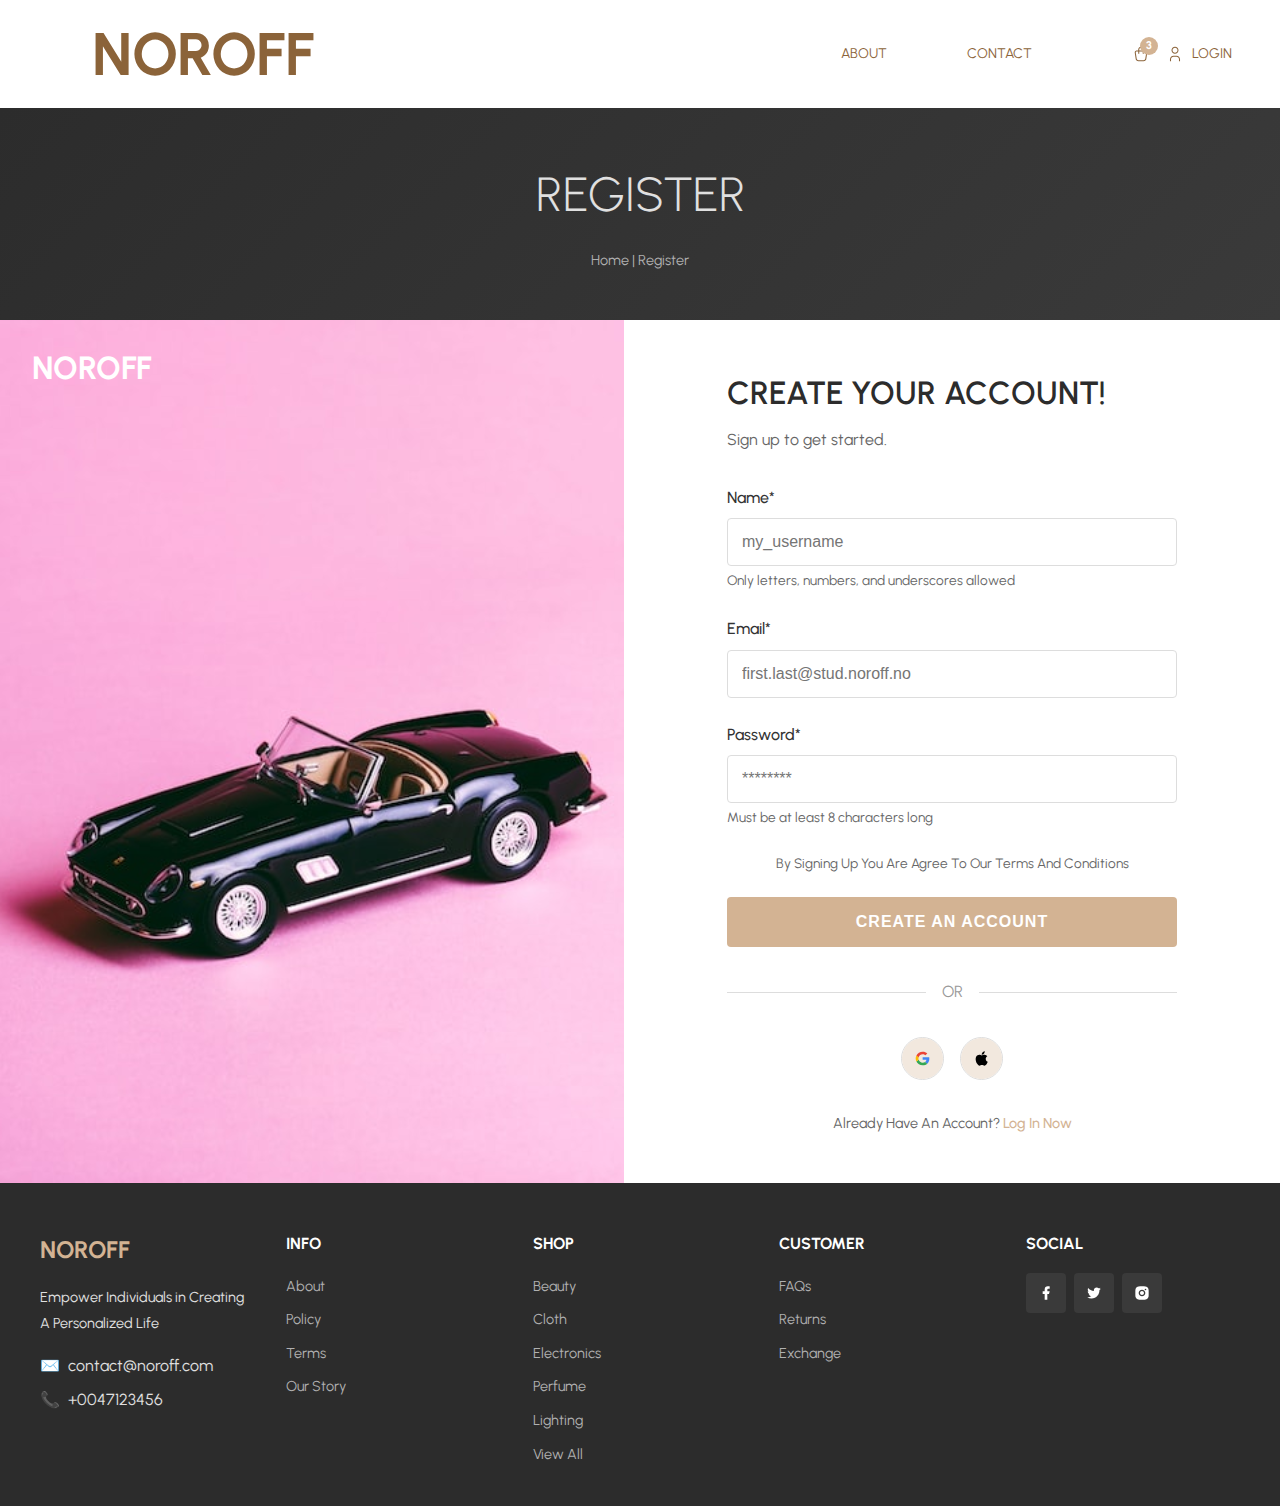
<file: register.html>
<!DOCTYPE html>
<html lang="zh-CN">
<head>
    <meta charset="UTF-8">
    <meta name="viewport" content="width=device-width, initial-scale=1.0">
    <title>NOROFF - Register</title>
    <link rel="preconnect" href="https://fonts.googleapis.com">
    <link rel="preconnect" href="https://fonts.gstatic.com" crossorigin>
    <link href="https://fonts.googleapis.com/css2?family=Urbanist:ital,wght@0,100..900;1,100..900&display=swap"
        rel="stylesheet">
    <link rel="stylesheet" href="./css/common.css">
    <link rel="stylesheet" href="./css/register.css">
</head>
<body>
    <!-- Header -->
    <header class="header">
        <a href="#" class="logo">NOROFF</a>
        <nav class="nav-links">
            <a href="/">ABOUT</a>
            <a href="/">CONTACT</a>
        
            <div class="nav-icon-link-container">
                <a href="./cart.html" class="nav-icon-link cart-icon">
                    <img src="./assets/nav-cart.svg" alt="Cart">
                    <span class="notification-badge">3</span>
                </a>
                <a href="./login.html" class="nav-icon-link login-icon" id="loginLink">
                    <img src="./assets/nav-login.svg" alt="Login">
                    <span>LOGIN</span>
                </a>
                <span class="nav-icon-link user-name" id="userName" style="display: none;"></span>
            </div>
        
        </nav>
    </header>

    <!-- Register Banner -->
    <section class="register-banner">
        <h1>REGISTER</h1>
        <div class="breadcrumb">
            <a href="./index.html">Home</a> | <span>Register</span>
        </div>
    </section>

    <!-- Main Content -->
    <div class="main-content">
        <!-- Image Section -->
        <div class="image-section register-image-section">
            <div class="logo">NOROFF</div>
        </div>

        <!-- Form Section -->
        <div class="form-section">
            <div class="form-container">
                <h2 class="welcome-title">CREATE YOUR ACCOUNT!</h2>
                <p class="welcome-subtitle">Sign up to get started.</p>

                <form id="registerForm">
                    <div class="form-group">
                        <label for="fullname">Name*</label>
                        <input type="text" id="fullname" name="fullname" placeholder="my_username" required pattern="[a-zA-Z0-9_]+" title="Only letters, numbers, and underscores allowed">
                        <small style="color: #666; font-size: 0.85rem; margin-top: 0.25rem; display: block;">Only letters, numbers, and underscores allowed</small>
                    </div>

                    <div class="form-group">
                        <label for="email">Email*</label>
                        <input type="email" id="email" name="email" placeholder="first.last@stud.noroff.no" required>
                    </div>

                    <div class="form-group">
                        <label for="password">Password*</label>
                        <input type="password" id="password" name="password" placeholder="********" required minlength="8">
                        <small style="color: #666; font-size: 0.85rem; margin-top: 0.25rem; display: block;">Must be at least 8 characters long</small>
                    </div>

                    <div class="terms-text">
                        By Signing Up You Are Agree To Our Terms And Conditions
                    </div>

                    <button type="submit" class="btn-primary">CREATE AN ACCOUNT</button>

                    <div class="divider">
                        <span>OR</span>
                    </div>

                    <div class="social-login">
                        <div class="social-btn" title="Login with Google">
                            <img src="./assets/google.svg" alt="Google">
                        </div>
                        <div class="social-btn" title="Login with Apple">
                            <img src="./assets/apple.svg" alt="Apple">
                        </div>
                    </div>

                    <div class="create-account">
                        Already Have An Account? <a href="./login.html">Log In Now</a>
                    </div>
                </form>
            </div>
        </div>
    </div>

    <!-- Footer -->
    <footer class="footer">
        <div class="footer-content">
            <div class="footer-brand">
                <h3>NOROFF</h3>
                <p>Empower Individuals in Creating A Personalized Life</p>
                <div class="contact-info">
                    <a href="mailto:contact@noroff.com">
                        <span>✉️</span> contact@noroff.com
                    </a>
                    <a href="tel:+0047123456">
                        <span>📞</span> +0047123456
                    </a>
                </div>
            </div>
    
            <div class="footer-column collapsible">
                <h4>INFO</h4>
                <ul>
                    <li><a href="#">About</a></li>
                    <li><a href="#">Policy</a></li>
                    <li><a href="#">Terms</a></li>
                    <li><a href="#">Our Story</a></li>
                </ul>
            </div>
    
            <div class="footer-column collapsible">
                <h4>SHOP</h4>
                <ul>
                    <li><a href="#">Beauty</a></li>
                    <li><a href="#">Cloth</a></li>
                    <li><a href="#">Electronics</a></li>
                    <li><a href="#">Perfume</a></li>
                    <li><a href="#">Lighting</a></li>
                    <li><a href="#">View All</a></li>
                </ul>
            </div>
    
            <div class="footer-column collapsible">
                <h4>CUSTOMER</h4>
                <ul>
                    <li><a href="#">FAQs</a></li>
                    <li><a href="#">Returns</a></li>
                    <li><a href="#">Exchange</a></li>
                </ul>
            </div>
    
            <div class="footer-column">
                <h4>SOCIAL</h4>
                <div class="social-icons">
                    <a href="#" class="social-icon" title="Facebook">
                        <img src="./assets/social-icon-1.svg" alt="Facebook">
                    </a>
                    <a href="#" class="social-icon" title="Twitter">
                        <img src="./assets/social-icon-2.svg" alt="Twitter">
                    </a>
                    <a href="#" class="social-icon" title="Instagram">
                        <img src="./assets/social-icon-3.svg" alt="Instagram">
                    </a>
                </div>
            </div>
        </div>
    </footer>

    <script src="./js/footer.js"></script>
    <script src="./js/api.js"></script>
    <script src="./js/register.js"></script>
</body>
</html>
</file>
<file: css/home.css>
/* ============================================
   Home Page Specific Styles
   ============================================ */

:root {
    --sand: #f4ebe4;
    --sand-dark: #d3b393;
    --charcoal: #2c2c2c;
}

.hero {
    position: relative;
    overflow: hidden;
    min-height: 750px;
    margin-bottom: 1.5rem;
}

.hero-slider {
    position: relative;
    height: 750px;
}

.hero .hero-header {
    position: absolute;
    top: 0;
    left: 0;
    right: 0;
    display: flex;
    justify-content: space-between;
    align-items: center;
    background: linear-gradient(180deg, rgba(0, 0, 0, 0.45), rgba(0, 0, 0, 0));
    z-index: 4;
    border-bottom: none;
}


.hero .hero-header .nav-links a:hover,
.hero .hero-header .nav-icon-link:hover {
    color: #fff;
}

.hero .hero-header .user-name {
    color: #8B6339;
    font-size: 0.9rem;
    font-weight: 500;
    cursor: default;
}

.hero .hero-header .user-name:hover {
    color: #D3B393;
}

.hero .hero-header .notification-badge {
    color: #2c2c2c;
}

.hero-slide {
    position: absolute;
    inset: 0;
    opacity: 0;
    transition: opacity 0.6s ease;
}

.hero-slide.active {
    opacity: 1;
    z-index: 1;
}

.hero-slide img {
    width: 100%;
    height: 100%;
    object-fit: cover;
}

/* .hero-slide::after {
    content: '';
    position: absolute;
    inset: 0;
    background: linear-gradient(120deg, rgba(0, 0, 0, 0.6) 0%, rgba(0, 0, 0, 0.25) 60%);
} */

.hero-slide .hero-content {
    position: absolute;
    top: 50%;
    left: 8%;
    transform: translateY(-50%);
    max-width: 80%;
    color: #D3B393;
    z-index: 2;
}

.hero-content h1 {
    font-size: 3.75rem;
    line-height: 1.2;
    margin: 0.75rem 0 1rem;
    color: #D3B393;
}

.hero-subtitle {
    color: #D3B393;
    margin-bottom: 0.875rem;
}

.hero-actions {
    display: flex;
    gap: 1rem;
    flex-wrap: wrap;
    justify-content: center;
}



.hero .btn-primary {
    width: auto;
    padding-inline: 2rem;
    background-color: #D3B393;

}

.hero .btn-primary a {
    text-decoration: none;
    color: #2c2c2c;
}
.hero .ghost-button {
    border: 1px solid rgba(251, 226, 201, 0.7);
    color: #D3B393;
    background: rgba(0,0,0,0.15);
}

.hero .btn-bg {
    background-color: #fff;

}

.hero-nav {
    position: absolute;
    top: 50%;
    transform: translateY(-50%);
    width: 42px;
    height: 42px;
    border-radius: 50%;
    border: none;
    background: rgba(0, 0, 0, 0.35);
    color: #fff;
    font-size: 1.5rem;
    cursor: pointer;
    z-index: 3;
}

.hero-nav.prev { left: 20px; }
.hero-nav.next { right: 20px; }

.pagination-dots {
    display: flex;
    justify-content: center;
    gap: 0.6rem;
}

.pagination-dots span {
    width: 12px;
    height: 12px;
    border-radius: 50%;
    background: #ddd;
    cursor: pointer;
}

.pagination-dots span.active {
    background: var(--sand-dark);
}

.hero-pagination {
    position: absolute;
    bottom: 24px;
    left: 50%;
    transform: translateX(-50%);
    z-index: 3;
}

/* Category pills */
.category-pills {
    display: flex;
    flex-wrap: wrap;
    gap: 0.6rem;
    padding: 2rem 1rem;
    justify-content: center;
}

.category-pills button {
    border: 1px solid #ddd;
    border-radius: 8px;
    padding: 0.55rem 1.4rem;
    background: #fff;
    cursor: pointer;
    color: #666;
    font-size: 0.9rem;
}

.category-pills button.active,
.category-pills button:hover {
    border-color: var(--sand-dark);
    color: var(--sand-dark);
}

/* Products */
.products {
    padding: 1rem 1rem 3rem;
    max-width: 1200px;
    margin: 0 auto;
}

.section-heading {
    display: flex;
    justify-content: space-between;
    align-items: center;
    gap: 1rem;
    margin-bottom: 1.5rem;
}

.section-heading .link {
    text-transform: uppercase;
    font-size: 0.85rem;
    letter-spacing: 0.05rem;
    color: var(--sand-dark);
    text-decoration: none;
}

.product-grid {
    display: grid;
    grid-template-columns: repeat(auto-fit, minmax(260px, 262px));
    justify-content: center;
    gap: 1.5rem;
    margin-bottom: 2rem;
}

.product-pagination {
    margin-top: 1rem;
}

.product-card {
    position: relative;
    background: #fff;
    border-radius: 24px;
    overflow: hidden;
    box-shadow: 0 15px 30px rgba(0, 0, 0, 0.08);
    display: flex;
    flex-direction: column;
}

.product-card img {
    width: 100%;
    height: 368px;
    object-fit: cover;
}

.product-card a {
    display: block;
    text-decoration: none;
    color: inherit;
}


.product-card a:hover h3 {
    color: #9c8368;
}

.product-card .wishlist {
    position: absolute;
    top: 18px;
    right: 18px;
    background: transparent;
    border: none;
    width: 24px;
    height: 24px;
    cursor: pointer;
    padding: 0;
    background-image: url('../assets/white-favor.svg');
    background-size: contain;
    background-repeat: no-repeat;
    background-position: center;
    transition: background-image 0.2s ease;
}

.product-card .wishlist:hover {
    background-image: url('../assets/black-favor.svg');
}

.product-card .info {
    padding: 1.4rem 1.5rem 1.8rem;
}

.product-card h3 {
    font-size: 1rem;
    margin-bottom: 0.5rem;
    color: var(--charcoal);
}

.price {
    color: var(--sand-dark);
    font-weight: 600;
    margin-bottom: 0.9rem;
    display: flex;
    flex-direction: column;
    gap: 0.25rem;
}

.price .original {
    color: var(--sand-dark);
    font-weight: 400;
    text-decoration: line-through;
    font-size: 0.9em;
}

.price .original-placeholder {
    height: 23.5px;
}

.add-btn {
    width: 100%;
    background: var(--charcoal);
    color: #fff;
    border: none;
    border-radius: 999px;
    padding: 0.75rem;
    text-transform: uppercase;
    letter-spacing: 0.06rem;
    cursor: pointer;
}

.add-btn:hover {
    background: #000;
}

/* Reviews */
.reviews {
    padding: 3rem 1rem 4rem;
    max-width: 1200px;
    margin: 0 auto;
}

.review-grid {
    display: grid;
    grid-template-columns: repeat(auto-fit, minmax(240px, 1fr));
    gap: 1.5rem;
}

.review-card {
    background: #fff;
    border-radius: 20px;
    padding: 1.5rem;
    box-shadow: 0 8px 25px rgba(0, 0, 0, 0.07);
}

.rating {
    font-weight: 600;
    color: var(--sand-dark);
    margin-bottom: 0.8rem;
}

.author {
    display: flex;
    align-items: center;
    gap: 0.8rem;
    margin-top: 1.2rem;
}

.author img {
    width: 48px;
    height: 48px;
    border-radius: 50%;
}

.review-pagination {
    margin-top: 1.5rem;
}

.review-pagination span {
    width: 10px;
    height: 10px;
    border-radius: 50%;
    background: #ddd;
}

.review-pagination span.active {
    background: var(--sand-dark);
}

/* Responsive */
@media (max-width: 1024px) {
    .hero-slider,
    .hero {
        min-height: 460px;
    }
}

@media (max-width: 768px) {
    .hero .hero-header {
        padding: 1rem 1.5rem;
    }

    .hero-slide .hero-content {
        left: 50%;
        transform: translate(-50%, -50%);
        padding: 0 1rem;
    }

    .hero-content h1 {
        left: 6%;
        right: 6%;
        max-width: none;
    }

    .hero-content h1 {
        font-size: 2.1rem;
    }

    .hero-actions {
        flex-direction: column;
        align-items: flex-start;
    }

    .section-heading {
        flex-direction: column;
        align-items: flex-start;
    }
}

@media (max-width: 480px) {
    .product-card img {
        height: 180px;
    }

    .hero-slider,
    .hero {
        min-height: 420px;
    }
}
</file>
<file: css/cart.css>
/* ============================================
   Cart Page Specific Styles
   ============================================ */

.cart-hero {
    position: relative;
    background-image: url('../assets/headphones.jpg');
    background-size: cover;
    background-position: center;
    min-height: 320px;
    display: flex;
    align-items: center;
    justify-content: center;
}

.cart-hero::after {
    content: '';
    position: absolute;
    inset: 0;
    background: linear-gradient(180deg, rgba(30, 30, 30, 0.25) 0%, rgba(30, 30, 30, 0.75) 100%);
}

.hero-overlay {
    position: relative;
    text-align: center;
    color: #fff;
}

.hero-overlay h1 {
    letter-spacing: 0.35rem;
    font-size: 2.8rem;
    margin-bottom: 0.75rem;
}

.hero-overlay .breadcrumb a,
.hero-overlay .breadcrumb span {
    color: rgba(255, 255, 255, 0.9);
}

/* Cart content */
.cart-page {
    background-color: #f8f4f1;
    padding: 2rem 1.5rem;
}

/* Cart Container */
.cart-container {
    max-width: 1200px;
    margin: 0 auto;
}

.cart-layout {
    display: grid;
    grid-template-columns: 1fr 400px;
    gap: 2rem;
    align-items: start;
}

/* Cart Items Section */
.cart-items-section {
    background: #fff;
    border-radius: 8px;
    padding: 1.5rem;
}

.cart-table-header {
    display: grid;
    grid-template-columns: auto 1fr 150px 120px;
    gap: 1rem;
    padding-bottom: 1rem;
    border-bottom: 1px solid #e0e0e0;
    font-weight: 500;
    font-size: 0.9rem;
    text-transform: uppercase;
    color: #666;
    align-items: center;
}

.header-checkbox {
    display: flex;
    align-items: center;
    justify-content: flex-start;
}

.header-checkbox input[type="checkbox"] {
    width: 18px;
    height: 18px;
    cursor: pointer;
}

.header-checkbox label {
    font-size: 0.9rem;
    font-weight: 500;
    text-transform: none;
    cursor: pointer;
    user-select: none;
}

.header-products {
    text-align: left;
}

.header-quantity {
    text-align: center;
}

.header-price {
    text-align: right;
}

.cart-items-list {
    margin-top: 1rem;
}

.cart-item {
    display: grid;
    grid-template-columns: auto auto 1fr 150px 120px auto;
    gap: 1rem;
    align-items: center;
    padding: 1.5rem 0;
    border-bottom: 1px solid #f0f0f0;
}

.cart-item:last-child {
    border-bottom: none;
}

.item-checkbox {
    display: flex;
    align-items: center;
    justify-content: flex-end;
}

.item-checkbox input[type="checkbox"] {
    width: 18px;
    height: 18px;
    cursor: pointer;
}

.item-image {
    width: 80px;
    height: 80px;
    border-radius: 8px;
    overflow: hidden;
    background: #f5f5f5;
}

.item-image img {
    width: 100%;
    height: 100%;
    object-fit: cover;
}

.item-info {
    display: flex;
    flex-direction: column;
    gap: 0.25rem;
}

.item-info h4 {
    font-size: 1rem;
    font-weight: 600;
    color: #2c2c2c;
    margin: 0;
    text-transform: capitalize;
}

.item-category {
    font-size: 0.85rem;
    color: #999;
    margin: 0;
    text-transform: lowercase;
}

.item-quantity {
    display: flex;
    justify-content: center;
}

.quantity-controls {
    display: flex;
    align-items: center;
    gap: 0;
    border: 1px solid #ddd;
    border-radius: 4px;
    width: fit-content;
}

.quantity-btn {
    width: 32px;
    height: 32px;
    border: none;
    background: #f5f5f5;
    color: #2c2c2c;
    font-size: 1rem;
    cursor: pointer;
    transition: background 0.3s;
}

.quantity-btn:hover {
    background: #e0e0e0;
}

.quantity-btn:first-child {
    border-radius: 4px 0 0 4px;
}

.quantity-btn:last-child {
    border-radius: 0 4px 4px 0;
}

.quantity-input {
    width: 50px;
    height: 32px;
    border: none;
    border-left: 1px solid #ddd;
    border-right: 1px solid #ddd;
    text-align: center;
    font-size: 0.9rem;
    background: #fff;
    color: #2c2c2c;
}

.item-price {
    text-align: right;
    display: flex;
    flex-direction: column;
    align-items: flex-end;
    gap: 0.5rem;
}

.price-value {
    font-size: 1rem;
    font-weight: 600;
    color: #2c2c2c;
}

.remove-btn {
    background: none;
    border: none;
    color: #999;
    font-size: 1.5rem;
    cursor: pointer;
    padding: 0;
    width: 24px;
    height: 24px;
    display: flex;
    align-items: center;
    justify-content: center;
    transition: color 0.3s;
    line-height: 1;
}

.remove-btn:hover {
    color: #d32f2f;
}

/* Order Summary */
.order-summary {
    background: #f4ebe4;
    border-radius: 8px;
    padding: 1.5rem;
    position: sticky;
    top: 2rem;
}

.order-summary h3 {
    font-size: 1.2rem;
    font-weight: 600;
    color: #2c2c2c;
    margin: 0 0 1.5rem 0;
    text-transform: uppercase;
}

.summary-row {
    display: flex;
    justify-content: space-between;
    align-items: center;
    padding: 0.75rem 0;
    font-size: 0.9rem;
    color: #666;
}

.summary-row.total {
    border-top: 1px solid #ddd;
    margin-top: 0.5rem;
    padding-top: 1rem;
    font-weight: 600;
    font-size: 1.1rem;
    color: #2c2c2c;
}

.checkout-btn {
    display: block;
    width: 100%;
    padding: 1rem;
    text-align: center;
    text-decoration: none;
    margin-top: 1.5rem;
    background: #d3b393;
    color: #fff;
    border: none;
    border-radius: 4px;
    font-size: 1rem;
    font-weight: 500;
    text-transform: uppercase;
    cursor: pointer;
    display: flex;
    align-items: center;
    justify-content: center;
    gap: 0.5rem;
    transition: background 0.3s;
}

.checkout-btn:hover {
    background: #c4a582;
}

.checkout-btn span {
    font-size: 1.2rem;
}

.empty-cart {
    text-align: center;
    padding: 4rem 1.5rem;
    max-width: 760px;
    margin: 0 auto;
}

.cart-illustration {
    position: relative;
    width: 180px;
    height: 140px;
    margin: 0 auto 1.5rem;
}




.empty-cart h2 {
    font-family: 'Urbanist';
    font-size: 2rem;
    margin-bottom: 1rem;
    color: #181513;
    font-style: normal;
    font-weight: 600;
}

.empty-cart p {
    color: #666;
    margin-bottom: 2rem;
    max-width: 540px;
    margin-left: auto;
    margin-right: auto;
    line-height: 1.8;
}

.empty-cart .btn-primary {
    width: auto;
    padding-left: 2.5rem;
    padding-right: 2.5rem;
}

/* Recommendations */
.recommendations {
    background-color: #fff;
    border-radius: 24px 24px 0 0;
    padding: 3rem 2rem 4rem;
    margin-top: 2rem;
}

.section-header {
    display: flex;
    justify-content: space-between;
    align-items: center;
    margin-bottom: 1.5rem;
}

.section-header h3 {
    font-size: 1.4rem;
    text-transform: uppercase;
    letter-spacing: 0.15rem;
    color: #2c2c2c;
}

.ghost-button {
    border: 1px solid #d3b393;
    background: transparent;
    padding: 0.5rem 1.5rem;
    border-radius: 999px;
    color: #9c8368;
    cursor: pointer;
    font-size: 0.9rem;
    text-transform: uppercase;
    letter-spacing: 0.05rem;
}

.ghost-button:hover {
    background-color: #d3b393;
    color: #fff;
}

.product-grid {
    display: grid;
    grid-template-columns: repeat(auto-fit, minmax(220px, 1fr));
    gap: 1.5rem;
}

.product-card {
    background-color: #f8f4f1;
    border-radius: 16px;
    overflow: hidden;
    display: flex;
    flex-direction: column;
    box-shadow: 0 10px 30px rgba(0, 0, 0, 0.08);
    transition: transform 0.3s ease, box-shadow 0.3s ease;
}

.product-card:hover {
    transform: translateY(-6px);
    box-shadow: 0 16px 35px rgba(0, 0, 0, 0.12);
}

.product-card img {
    width: 100%;
    height: 220px;
    object-fit: cover;
}

.product-info {
    padding: 1.2rem 1.5rem 1.5rem;
}

.product-info h4 {
    font-size: 1rem;
    margin-bottom: 0.4rem;
    color: #2c2c2c;
}

.price {
    color: #9c8368;
    font-weight: 600;
}

.price .original {
    color: #aaa;
    font-weight: 400;
    text-decoration: line-through;
    margin-left: 0.4rem;
}

/* Responsive tweaks */
@media (max-width: 1024px) {
    .cart-layout {
        grid-template-columns: 1fr;
    }

    .order-summary {
        position: static;
    }

    .recommendations {
        border-radius: 20px 20px 0 0;
    }
}

@media (max-width: 768px) {
    .hero-overlay h1 {
        font-size: 2rem;
    }

    .empty-cart {
        padding: 3rem 1rem;
    }

    .cart-page {
        padding: 1rem;
    }

    .cart-items-section {
        padding: 1rem;
    }

    .cart-table-header {
        grid-template-columns: 1fr 100px 100px;
        font-size: 0.8rem;
    }

    .cart-item {
        grid-template-columns: auto auto 1fr 100px 100px;
        gap: 0.5rem;
        padding: 1rem 0;
    }

    .item-image {
        width: 60px;
        height: 60px;
    }

    .item-info h4 {
        font-size: 0.9rem;
    }

    .item-category {
        font-size: 0.75rem;
    }

    .quantity-controls {
        width: 100%;
    }

    .quantity-btn {
        width: 28px;
        height: 28px;
        font-size: 0.9rem;
    }

    .quantity-input {
        width: 40px;
        height: 28px;
        font-size: 0.85rem;
    }

    .price-value {
        font-size: 0.9rem;
    }

    .recommendations {
        padding: 2rem 1rem 3rem;
    }
}

@media (max-width: 480px) {
    .section-header {
        flex-direction: column;
        gap: 1rem;
    }

    .product-card img {
        height: 180px;
    }
}
/* Override common mobile header/footer visibility */
@media (max-width: 834px) {
    .cart-body .header {
        display: flex;
    }

    .cart-body .footer {
        display: block;
    }
}
</file>
<file: css/checkout.css>
/* ============================================
   Checkout Page Specific Styles
   ============================================ */

.checkout-body {
    background-color: #fff;
}

/* Checkout Hero */
.checkout-hero {
    position: relative;
    background-image: url('../assets/headphones.jpg');
    background-size: cover;
    background-position: center;
    min-height: 320px;
    display: flex;
    align-items: center;
    justify-content: center;
}

.checkout-hero::after {
    content: '';
    position: absolute;
    inset: 0;
    background: linear-gradient(180deg, rgba(30, 30, 30, 0.25) 0%, rgba(30, 30, 30, 0.75) 100%);
}

.checkout-hero .hero-overlay {
    position: relative;
    text-align: center;
    color: #fff;
    z-index: 1;
}

.checkout-hero .hero-overlay h1 {
    letter-spacing: 0.35rem;
    font-size: 2.8rem;
    margin-bottom: 0.75rem;
    color: #fbe2c9;
}

.checkout-hero .hero-overlay .breadcrumb {
    font-size: 0.9rem;
    color: rgba(255, 255, 255, 0.9);
}

.checkout-hero .hero-overlay .breadcrumb a {
    color: rgba(255, 255, 255, 0.9);
    text-decoration: none;
}

.checkout-hero .hero-overlay .breadcrumb a:hover {
    color: #fbe2c9;
}

/* Checkout Page */
.checkout-page {
    background-color: #f8f4f1;
    padding: 3rem 1.5rem;
}

.checkout-container {
    max-width: 1200px;
    margin: 0 auto;
    display: grid;
    grid-template-columns: 1fr 400px;
    gap: 3rem;
    align-items: start;
}

/* Form Section */
.checkout-form-section {
    background: #fff;
    border-radius: 8px;
    padding: 2rem;
}

.form-section {
    margin-bottom: 2.5rem;
}

.form-section:last-child {
    margin-bottom: 0;
}

.form-section h2 {
    font-size: 1.1rem;
    font-weight: 600;
    text-transform: uppercase;
    color: #2c2c2c;
    margin-bottom: 1.5rem;
    letter-spacing: 0.05rem;
}

/* Payment Methods */
.payment-methods-layout {
    display: block;
}

.payment-left {
    flex: 1;
}

.credit-card-header {
    display: flex;
    align-items: center;
    justify-content: space-between;
    margin-bottom: 1rem;
}

.credit-card-header .payment-option {
    margin-bottom: 0;
}

.credit-card-header .card-logos {
    display: flex;
    flex-direction: row;
    gap: 0.75rem;
    align-items: center;
}

.payment-option {
    display: flex;
    align-items: center;
    gap: 0.75rem;
    margin-bottom: 1rem;
    cursor: pointer;
    font-size: 1rem;
    color: #2c2c2c;
}

.payment-option input[type="radio"] {
    width: 18px;
    height: 18px;
    cursor: pointer;
}

.card-logos {
    display: flex;
    flex-direction: row;
    gap: 0.75rem;
    align-items: center;
}

.card-logo-img {
    height: 32px;
    width: auto;
    object-fit: contain;
}

.credit-card-form {
    margin-top: 1rem;
    padding: 1.5rem;
    border: 1px solid #e0e0e0;
    border-radius: 8px;
    background: #fff;
}

.alternative-payments {
    margin-top: 1.5rem;
    padding-top: 1.5rem;
    border-top: 1px solid #e0e0e0;
}

.payment-form {
    margin-top: 1rem;
    margin-left: 1.75rem;
    padding-top: 1rem;
    border-top: 1px solid #f0f0f0;
}

/* Form Groups */
.form-group {
    margin-bottom: 1.5rem;
}

.form-group label {
    /* display: block; */
    font-size: 0.9rem;
    font-weight: 500;
    color: #2c2c2c;
    margin-bottom: 0.5rem;
}

.form-group input[type="text"],
.form-group input[type="tel"],
.form-group input[type="email"],
.form-group select {
    width: 100%;
    padding: 0.75rem;
    border: 1px solid #ddd;
    border-radius: 4px;
    font-size: 0.9rem;
    color: #2c2c2c;
    transition: border-color 0.3s;
}

.form-group input:focus,
.form-group select:focus {
    outline: none;
    border-color: #9c8368;
}

.form-row {
    display: grid;
    grid-template-columns: 1fr 1fr;
    gap: 1rem;
}

label.checkbox-label {
    display: flex;
    align-items: center;
    gap: 0.5rem;
    cursor: pointer;
    font-size: 0.9rem;
    color: #666;
}

.checkbox-label input[type="checkbox"] {
    width: 18px;
    height: 18px;
    cursor: pointer;
    margin: 0;
}

.remember-checkbox-group {
    display: flex;
    /* justify-content: center; */
}

.remember-checkbox-group .checkbox-label {
    justify-content: center;
}

/* Phone Input Group */
.phone-input-group {
    display: grid;
    grid-template-columns: auto 1fr;
    gap: 0.5rem;
}

.phone-input-group select {
    padding: 0.75rem;
    border: 1px solid #ddd;
    border-radius: 4px;
    font-size: 0.9rem;
    background: #fff;
    cursor: pointer;
}

/* Order Summary Section */
.order-summary-section {
    background: #f4ebe4;
    border-radius: 8px;
    padding: 2rem;
    position: sticky;
    top: 2rem;
}

.order-summary-section h2 {
    font-size: 1.1rem;
    font-weight: 600;
    text-transform: uppercase;
    color: #2c2c2c;
    margin-bottom: 1.5rem;
    letter-spacing: 0.05rem;
}

/* Order Items */
#orderItemsList {
    margin-bottom: 2rem;
}

.order-item {
    display: flex;
    gap: 1rem;
    margin-bottom: 1.5rem;
    padding-bottom: 1.5rem;
    border-bottom: 1px solid #ddd;
}

.order-item:last-child {
    border-bottom: none;
    margin-bottom: 0;
    padding-bottom: 0;
}

.order-item-image {
    width: 80px;
    height: 80px;
    border-radius: 8px;
    overflow: hidden;
    background: #f5f5f5;
    flex-shrink: 0;
}

.order-item-image img {
    width: 100%;
    height: 100%;
    object-fit: cover;
}

.order-item-info {
    flex: 1;
}

.order-item-info h4 {
    font-size: 1rem;
    font-weight: 600;
    color: #2c2c2c;
    margin: 0 0 0.25rem 0;
    text-transform: capitalize;
}

.order-item-info p {
    font-size: 0.85rem;
    color: #999;
    margin: 0 0 0.5rem 0;
    text-transform: lowercase;
}

.order-item-price {
    font-size: 1rem;
    font-weight: 600;
    color: #2c2c2c;
}

/* Discount Section */
.discount-section {
    margin-bottom: 1.5rem;
    padding-bottom: 1.5rem;
    border-bottom: 1px solid #ddd;
}

.discount-section h3 {
    font-size: 0.9rem;
    font-weight: 500;
    text-transform: uppercase;
    color: #666;
    margin-bottom: 0.75rem;
}

.discount-input-group {
    display: grid;
    grid-template-columns: 1fr auto;
    gap: 0.5rem;
}

.discount-input-group input {
    padding: 0.75rem;
    border: 1px solid #ddd;
    border-radius: 4px;
    font-size: 0.9rem;
}

.btn-apply {
    padding: 0.75rem 1.5rem;
    background-color: #d3b393;
    color: #fff;
    border: none;
    border-radius: 4px;
    font-size: 0.85rem;
    font-weight: 500;
    text-transform: uppercase;
    cursor: pointer;
    transition: background 0.3s;
    white-space: nowrap;
}

.btn-apply:hover {
    background-color: #c4a582;
}

/* New Customer Section */
.new-customer-section {
    margin-bottom: 1.5rem;
    padding-bottom: 1.5rem;
    border-bottom: 1px solid #ddd;
    text-align: center;
}

.new-customer-section p {
    font-size: 0.9rem;
    color: #666;
    margin: 0;
}

/* Order Breakdown */
.order-breakdown {
    margin-bottom: 1.5rem;
}

.summary-row {
    display: flex;
    justify-content: space-between;
    align-items: center;
    padding: 0.75rem 0;
    font-size: 0.9rem;
    color: #666;
}

.summary-row.total {
    border-top: 1px solid #ddd;
    margin-top: 0.5rem;
    padding-top: 1rem;
    font-weight: 600;
    font-size: 1.1rem;
    color: #2c2c2c;
}

/* Pay Now Button */
.btn-pay-now {
    width: 100%;
    padding: 1rem 2rem;
    background-color: #d3b393;
    color: #fff;
    border: none;
    border-radius: 4px;
    font-size: 1rem;
    font-weight: 500;
    text-transform: uppercase;
    cursor: pointer;
    transition: background 0.3s;
}

.btn-pay-now:hover {
    background-color: #c4a582;
}

.btn-pay-now:disabled {
    background-color: #ccc;
    cursor: not-allowed;
}

/* Responsive */
@media (max-width: 968px) {
    .checkout-container {
        grid-template-columns: 1fr;
        gap: 2rem;
    }

    .order-summary-section {
        position: static;
    }

    .payment-methods-layout {
        display: block;
    }

    .credit-card-header {
        flex-direction: column;
        align-items: flex-start;
        gap: 1rem;
    }

    .credit-card-header .card-logos {
        width: 100%;
        justify-content: flex-start;
    }

    .card-logo-img {
        height: 28px;
    }
}

@media (max-width: 768px) {
    .checkout-hero .hero-overlay h1 {
        font-size: 2rem;
    }

    .form-row {
        grid-template-columns: 1fr;
    }

    .phone-input-group {
        grid-template-columns: 1fr;
    }
}
</file>
<file: css/login.css>
/* ============================================
   Login Page Specific Styles
   ============================================ */

/* Login Banner */
.login-banner {
    background: linear-gradient(135deg, #2c2c2c 0%, #3a3a3a 100%);
    padding: 3rem 2rem;
    text-align: center;
}

.login-banner h1 {
    color: #e0e0e0;
    font-size: 3rem;
    font-weight: 300;
    margin-bottom: 1rem;
}

/* Login Image Section */
.image-section {
    background-image: url('../assets/headphones.jpg');
    background-size: cover;
    flex: 1;
    display: flex;
    flex-direction: column;
    align-items: center;
    justify-content: center;
    position: relative;
    padding: 2rem;
}

.image-section .logo {
    position: absolute;
    top: 2rem;
    left: 2rem;
    color: #d4af37;
    font-size: 2rem;
}

.headphones-img {
    width: 100%;
    height: auto;
    object-fit: contain;
}

/* Placeholder for headphones image */
.headphones-placeholder {
    width: 100%;
    max-width: 400px;
    height: 300px;
    background: linear-gradient(135deg, rgba(0,0,0,0.1) 0%, rgba(0,0,0,0.2) 100%);
    border-radius: 8px;
    display: flex;
    align-items: center;
    justify-content: center;
    color: #333;
}

.headphones-placeholder::before {
    content: '🎧';
    font-size: 4rem;
    opacity: 0.3;
}

/* Login Page Responsive Styles */
@media (max-width: 1024px) {
    .image-section {
        min-height: 385px;
        background-position-y: -73px;
        padding: 1.5rem;   
    }

    .image-section .logo {
        top: 1rem;
        left: 1rem;
        font-size: 1.5rem;
    }

    .login-banner h1 {
        font-size: 2.5rem;
    }
}

@media (max-width: 834px) {
    .login-banner {
        display: none;
    }
}

@media (max-width: 768px) {
    .login-banner {
        display: none;
        padding: 2rem 1rem;
    }

    .login-banner h1 {
        font-size: 2rem;
    }

    .image-section {
        min-height: 250px;
        background-position-y: 0;
    }
}

@media (max-width: 480px) {
    .login-banner h1 {
        font-size: 1.5rem;
    }
}
</file>
<file: css/payment.css>
/* ============================================
   Payment Success Page
   ============================================ */

.payment-body {
    background-color: #fff;
}

.payment-page {
    background-color: #f8f4f1;
    padding: 4rem 1.5rem 5rem;
}

.payment-container {
    max-width: 640px;
    margin: 0 auto;
    text-align: center;
    background: #fff;
    border-radius: 12px;
    padding: 3rem 2.5rem 3.5rem;
    box-shadow: 0 20px 40px rgba(0, 0, 0, 0.04);
}

.payment-icon-wrapper {
    margin-bottom: 2rem;
}

.payment-icon-circle {
    width: 70px;
    height: 70px;
    border-radius: 50%;
    background-color: #4caf50;
    display: flex;
    align-items: center;
    justify-content: center;
    margin: 0 auto;
}

.payment-icon-check {
    color: #fff;
    font-size: 3rem;
    line-height: 1;
}

.payment-title {
    font-size: 1.75rem;
    font-weight: 700;
    color: #2e7d32;
    letter-spacing: 0.05em;
    text-transform: uppercase;
    margin-bottom: 1rem;
}

.payment-subtitle {
    font-size: 0.95rem;
    color: #555;
    margin-bottom: 2.5rem;
}

.payment-back-btn {
    max-width: 260px;
    margin: 0 auto;
}

@media (max-width: 768px) {
    .payment-container {
        padding: 2.5rem 1.75rem 3rem;
    }

    .payment-title {
        font-size: 1.4rem;
    }
}
</file>
<file: css/product-detail.css>
/* ============================================
   Product Detail Page Specific Styles
   ============================================ */

.product-detail-body {
    background-color: #fff;
}

/* Product Banner */
.product-banner {
    background: linear-gradient(135deg, #2c2c2c 0%, #3a3a3a 100%);
    padding: 3rem 1.5rem;
    text-align: center;
    color: #fff;
}

.product-banner h1 {
    font-size: 2.5rem;
    font-weight: bold;
    margin-bottom: 0.5rem;
    color: rgba(255, 255, 255, 0.9);
}

.product-banner .breadcrumb {
    font-size: 0.9rem;
    color: rgba(255, 255, 255, 0.7);
}

/* Product Detail Section */
.product-detail-section {
    padding: 3rem 1.5rem;
    max-width: 1200px;
    margin: 0 auto;
}

.product-detail-container {
    display: grid;
    grid-template-columns: 1fr 1.2fr;
    gap: 4rem;
    align-items: start;
}

/* Product Image */
.product-image-wrapper {
    position: sticky;
    top: 1.5rem;
    max-width: 400px;
}

.product-image-wrapper img {
    width: 100%;
    height: auto;
    border-radius: 8px;
    background: #f5f5f5;
    max-width: 100%;
    display: block;
}

.product-tag {
    position: absolute;
    top: 1rem;
    left: 1rem;
    padding: 0.35rem 0.9rem;
    font-size: 0.85rem;
    border-radius: 18px;
    background-color: #ffffff;
    color: #2c2c2c;
    text-transform: lowercase;
    box-shadow: 0 4px 8px rgba(0, 0, 0, 0.06);
}

.product-share-button {
    margin-top: 1.5rem;
    border: none;
    background: none;
    padding: 0;
    cursor: pointer;
}

.product-share-button img {
    width: 40px;
    height: 40px;
    object-fit: contain;
}

.image-pagination-dots {
    position: absolute;
    bottom: 1.5rem;
    left: 50%;
    transform: translateX(-50%);
    display: flex;
    gap: 0.4rem;
}

.image-pagination-dots span {
    width: 8px;
    height: 8px;
    border-radius: 50%;
    border: 1px solid #c6a889;
    background-color: transparent;
}

.image-pagination-dots span.active {
    background-color: #c6a889;
}

/* Product Info */
.product-info {
    display: flex;
    flex-direction: column;
    gap: 1.5rem;
}

.product-title {
    font-size: 1.5rem;
    font-weight: bold;
    text-transform: uppercase;
    color: #2c2c2c;
    margin: 0;
}

.product-description {
    font-size: 0.8rem;
    color: #666;
    margin: 0;
}

/* Price Section */
.price-section {
    display: flex;
    flex-direction: column;
    gap: 0.5rem;
}

.current-price {
    font-size: 1.5rem;
    font-weight: bold;
    color: #2c2c2c;
}

.original-price {
    font-size: 0.8rem;
    color: #999;
    text-decoration: line-through;
    margin-left: 0.5rem;
}

.price-note {
    font-size: 0.85rem;
    color: #666;
    margin: 0;
}

/* Rating Section */
.rating-section {
    display: flex;
    align-items: center;
    gap: 0.5rem;
}

.stars {
    display: flex;
    gap: 0.25rem;
    color: #d4af37;
    font-size: 1.1.5rem;
}

.rating-value {
    font-size: 0.8rem;
    color: #666;
    font-weight: 500;
}

/* Quantity Section */
.quantity-section {
    display: flex;
    flex-direction: column;
    gap: 0.75rem;
}

.quantity-section label {
    font-size: 0.9rem;
    font-weight: 500;
    text-transform: uppercase;
    color: #2c2c2c;
}

.quantity-controls {
    display: flex;
    align-items: center;
    gap: 0;
    border: 1px solid #ddd;
    border-radius: 4px;
    width: fit-content;
}

.quantity-btn {
    width: 40px;
    height: 40px;
    border: none;
    background: #f5f5f5;
    color: #2c2c2c;
    font-size: 1.1.5rem;
    cursor: pointer;
    transition: background 0.3s;
}

.quantity-btn:hover {
    background: #e0e0e0;
}

.quantity-btn:first-child {
    border-radius: 4px 0 0 4px;
}

.quantity-btn:last-child {
    border-radius: 0 4px 4px 0;
}

#quantityInput {
    width: 60px;
    height: 40px;
    border: none;
    border-left: 1px solid #ddd;
    border-right: 1px solid #ddd;
    text-align: center;
    font-size: 0.8rem;
    background: #fff;
    color: #2c2c2c;
}

/* Action Buttons */
.action-buttons {
    display: flex;
    gap: 0.8rem;
    margin-top: 0.8rem;
}

.btn-primary {
    flex: 1;
    padding: 0.8rem 1.5rem;
    background-color: #d3b393;
    color: #fff;
    border: none;
    border-radius: 4px;
    font-size: 0.8rem;
    font-weight: 500;
    text-transform: uppercase;
    cursor: pointer;
    transition: background 0.3s;
}

.btn-primary:hover {
    background-color: #c4a582;
}

.btn-secondary {
    flex: 1;
    padding: 0.8rem 1.5rem;
    background-color: #fff;
    color: #2c2c2c;
    border: 1px solid #ddd;
    border-radius: 4px;
    font-size: 0.8rem;
    font-weight: 500;
    text-transform: uppercase;
    cursor: pointer;
    transition: all 0.3s;
}

.btn-secondary:hover {
    background-color: #f5f5f5;
    border-color: #9c8368;
}

/* Collapsible Sections */
.collapsible-sections {
    margin-top: 1.5rem;
    border-top: 1px solid #e0e0e0;
    padding-top: 0.8rem;
}

.collapsible-item {
    border-bottom: 1px solid #e0e0e0;
}

.collapsible-header {
    display: flex;
    justify-content: space-between;
    align-items: center;
    padding: 0.8rem 0;
    cursor: pointer;
    font-weight: 500;
    text-transform: uppercase;
    color: #2c2c2c;
    user-select: none;
}

.collapsible-header:hover {
    color: #9c8368;
}

.collapsible-header .arrow {
    font-size: 0.8rem;
    transition: transform 0.3s;
}

.collapsible-header.active .arrow {
    transform: rotate(180deg);
}

.collapsible-content {
    max-height: 0;
    overflow: hidden;
    transition: max-height 0.3s ease-out;
    padding: 0 0 0.8rem 0;
}

.collapsible-content.active {
    max-height: 500px;
    padding: 0 0 0.8rem 0;
}

.collapsible-content p {
    color: #666;
    line-height: 1.6;
    margin: 0;
}

/* Reviews Section */
.reviews-section {
    margin-top: 1.5rem;
    border-top: 1px solid #e0e0e0;
    padding-top: 0.8rem;
}

.reviews-title {
    font-size: 1rem;
    font-weight: 500;
    text-transform: uppercase;
    color: #2c2c2c;
    margin: 0 0 1rem 0;
}

/* Reviews */
.review-item {
    padding: 0.8rem 0;
    border-bottom: 1px solid #f0f0f0;
}

.review-item:last-child {
    border-bottom: none;
}

.review-header {
    display: flex;
    justify-content: space-between;
    align-items: center;
    margin-bottom: 0.5rem;
}

.review-username {
    font-weight: 500;
    color: #2c2c2c;
}

.review-rating {
    display: flex;
    gap: 0.25rem;
    color: #d4af37;
}

.review-description {
    color: #666;
    line-height: 1.6;
}

/* Footer Features */
.footer-features {
    display: grid;
    grid-template-columns: repeat(4, 1fr);
    gap: 1.5rem;
    padding: 3rem 1.5rem;
    background-color: #f4ebe4;
    max-width: 1200px;
    margin: 0 auto;
}

.feature-item {
    display: flex;
    align-items: center;
    gap: 0.8rem;
}

.feature-icon {
    font-size: 1.5rem;
}

.feature-content h4 {
    font-size: 0.9rem;
    font-weight: 500;
    text-transform: uppercase;
    color: #9c8368;
    margin: 0 0 0.25rem 0;
}

.feature-content p {
    font-size: 0.85rem;
    color: #666;
    margin: 0;
}

/* Responsive */
@media (max-width: 968px) {
    .product-detail-container {
        grid-template-columns: 1fr;
        gap: 1.5rem;
    }

    .product-image-wrapper {
        position: static;
    }

    .footer-features {
        grid-template-columns: repeat(2, 1fr);
    }
}

@media (max-width: 768px) {
    .product-banner h1 {
        font-size: 1.5rem;
    }

    .product-title {
        font-size: 1.5rem;
    }

    .action-buttons {
        flex-direction: column;
    }

    .footer-features {
        grid-template-columns: 1fr;
    }
}
</file>
<file: css/register.css>
/* ============================================
   Register Page Specific Styles
   ============================================ */

/* Register Banner */
.register-banner {
    background: linear-gradient(135deg, #2c2c2c 0%, #3a3a3a 100%);
    padding: 3rem 2rem;
    text-align: center;
}

.register-banner h1 {
    color: #e0e0e0;
    font-size: 3rem;
    font-weight: 300;
    margin-bottom: 1rem;
}

/* Register Image Section */
.register-image-section {
    background-image: url('../assets/toy_car.jpg');
    background-size: cover;
    background-position: center;
    flex: 1;
    display: flex;
    flex-direction: column;
    align-items: center;
    justify-content: center;
    position: relative;
    padding: 2rem;
}

.register-image-section .logo {
    position: absolute;
    top: 2rem;
    left: 2rem;
    color: white;
    font-size: 2rem;
}

/* Terms Text */
.terms-text {
    font-size: 0.85rem;
    color: #666;
    margin-bottom: 1.5rem;
    text-align: center;
    line-height: 1.5;
}

/* Register Page Responsive Styles */
@media (max-width: 1024px) {
    .register-image-section {
        min-height: 385px;
        background-position-y: -73px;
        padding: 1.5rem;
    }

    .register-image-section .logo {
        top: 1rem;
        left: 1rem;
        font-size: 1.5rem;
    }

    .register-banner h1 {
        font-size: 2.5rem;
    }
}

@media (max-width: 834px) {
    .register-banner {
        display: none;
    }
}

@media (max-width: 768px) {
    .register-banner {
        padding: 2rem 1rem;
    }

    .register-banner h1 {
        font-size: 2rem;
    }

    .register-image-section {
        min-height: 250px;
        background-position-y: 0;
    }
}

@media (max-width: 480px) {
    .register-banner h1 {
        font-size: 1.5rem;
    }
}
</file>
<file: css/common.css>
/* ============================================
   Common Styles - Shared across all pages
   ============================================ */

/* Reset */
* {
    margin: 0;
    padding: 0;
    box-sizing: border-box;
}

body {
    font-family: 'Urbanist', sans-serif;
    color: #333;
    line-height: 1.6;
}

.font-color-white {
    color: #fff;
}

/* Header Styles */
.header {
    background-color: #fff;
    padding: 1.5rem 3em 1.5rem 5.75rem;
    display: flex;
    justify-content: space-between;
    align-items: center;
}

.logo {
    display: flex;
    align-items: center;
    line-height: 1;
    color: #8B6339;
    font-size: 3.75rem;
    font-weight: bold;
    text-decoration: none;
}

.nav-links {
    display: flex;
    gap: 5rem;
    align-items: center;
}

.nav-links a {
    color:  #8B6339;
    text-decoration: none;
    font-size: 14px;
    transition: color 0.3s;
}

.nav-links a:hover {
    color: #D3B393;
}

.nav-icon-link {
    position: relative;
    display: flex;
    align-items: center;
    gap: 0.5rem;
    text-decoration: none;
    font-size: 0.9rem;
    transition: color 0.3s;
}


.nav-icon-link-container {
    display: flex;
    align-items: center;
    gap: 1rem;
}

.nav-icon-link:hover {
    color: #D3B393;
}

.nav-icon-link::before {
    font-size: 1.2rem;
}

.search-link::before {
    content: '🔍';
}

.cart-icon {
    margin-left: 20px;
    position: relative;
}




.user-name {
    color: #8B6339;
    font-size: 0.9rem;
    font-weight: 500;
    cursor: default;
}

.user-name:hover {
    color: #D3B393;
}

.notification-badge {
    position: absolute;
    top: -8px;
    right: -8px;
    background-color: #D3B393;
    color: white;
    border-radius: 50%;
    width: 18px;
    height: 18px;
    display: flex;
    align-items: center;
    justify-content: center;
    font-size: 0.7rem;
    font-weight: bold;
    min-width: 18px;
}

/* Search Button */
.search-icon {
    background: none;
    border: none;
    cursor: pointer;
    padding: 0;
    display: flex;
    align-items: center;
    gap: 6px;
    color: #8B6339;
    transition: color 0.3s ease;
}

.search-icon img {
    width: 20px;
    height: 20px;
    color: #8B6339;
}

.search-icon:hover {
    color: #D3B393;
}

/* Banner */
.breadcrumb {
    color: #b0b0b0;
    font-size: 0.9rem;
}

.breadcrumb a {
    color: #b0b0b0;
    text-decoration: none;
}

.breadcrumb a:hover {
    color: #D3B393;
}

/* Main Content */
.main-content {
    display: flex;
    min-height: calc(100vh - 200px);
}

.form-section {
    background-color: #ffffff;
    flex: 1;
    display: flex;
    flex-direction: column;
    justify-content: center;
    padding: 3rem;
}

.form-container {
    max-width: 450px;
    margin: 0 auto;
    width: 100%;
}

.welcome-title {
    font-size: 2rem;
    color: #2c2c2c;
    margin-bottom: 0.5rem;
    font-weight: 600;
}

.welcome-subtitle {
    color: #666;
    margin-bottom: 2rem;
    font-size: 1rem;
}

.form-group {
    margin-bottom: 1.5rem;
}

.form-group label {
    display: block;
    margin-bottom: 0.5rem;
    color: #333;
    font-weight: 500;
}

.form-group input {
    width: 100%;
    padding: 0.875rem;
    border: 1px solid #ddd;
    border-radius: 4px;
    font-size: 1rem;
    transition: border-color 0.3s;
}

.form-group input:focus {
    outline: none;
    border-color: #D3B393;
}

.form-group input:invalid:not(:placeholder-shown) {
    border-color: #d32f2f;
}

.form-group small {
    display: block;
    margin-top: 0.25rem;
    color: #666;
    font-size: 0.85rem;
}

.error-message {
    padding: 0.875rem;
    border-radius: 4px;
    margin-bottom: 1rem;
    font-size: 0.9rem;
    display: none;
}

.error-message.show {
    display: block;
}

.btn-primary {
    width: 100%;
    padding: 1rem;
    background-color: #d3b393;
    color: white;
    border: none;
    border-radius: 4px;
    font-size: 1rem;
    font-weight: 600;
    cursor: pointer;
    transition: background-color 0.3s;
    text-transform: uppercase;
    letter-spacing: 1px;
}

.btn-primary:hover {
    background-color: #c19b26;
}

.divider {
    display: flex;
    align-items: center;
    margin: 2rem 0;
    color: #999;
}

.divider::before,
.divider::after {
    content: '';
    flex: 1;
    height: 1px;
    background-color: #ddd;
}

.divider span {
    padding: 0 1rem;
}

.social-login {
    display: flex;
    gap: 1rem;
    justify-content: center;
    margin-bottom: 2rem;
}

.social-btn {
    display: flex;
    width: 43px;
    height: 43px;
    border-radius: 50%;
    border: 1px solid #ddd;
}

.social-btn:hover {
    border-color: #D3B393;
    transform: scale(1.1);
}

.create-account {
    text-align: center;
    color: #666;
    font-size: 0.9rem;
}

.create-account a {
    color: #D3B393;
    text-decoration: none;
    font-weight: 500;
}

.create-account a:hover {
    text-decoration: underline;
}

/* Footer */
.footer {
    background-color: #2c2c2c;
    color: #e0e0e0;
    padding: 3rem 2rem 2rem;
}

.footer-content {
    max-width: 1200px;
    margin: 0 auto;
    display: grid;
    grid-template-columns: repeat(auto-fit, minmax(200px, 1fr));
    gap: 2rem;
}

.footer-brand h3 {
    color: #D3B393;
    margin-bottom: 1rem;
    font-size: 1.5rem;
}

.footer-brand p {
    margin-bottom: 1rem;
    font-size: 0.9rem;
    line-height: 1.8;
}

.contact-info {
    display: flex;
    flex-direction: column;
    gap: 0.5rem;
}

.contact-info a {
    color: #e0e0e0;
    text-decoration: none;
    display: flex;
    align-items: center;
    gap: 0.5rem;
}

.contact-info a:hover {
    color: #D3B393;
}

.footer-column h4 {
    color: #fff;
    margin-bottom: 1rem;
    font-size: 1rem;
    text-transform: uppercase;
}

.footer-column ul {
    list-style: none;
}

.footer-column ul li {
    margin-bottom: 0.5rem;
}

.footer-column ul li a {
    color: #b0b0b0;
    text-decoration: none;
    font-size: 0.9rem;
    transition: color 0.3s;
}

.footer-column ul li a:hover {
    color: #D3B393;
}

.social-icons {
    display: flex;
    gap: 0.5rem;
}

.social-icon {
    width: 40px;
    height: 40px;
    background-color: #3a3a3a;
    border-radius: 4px;
    display: flex;
    align-items: center;
    justify-content: center;
    color: white;
    text-decoration: none;
    font-weight: bold;
    transition: background-color 0.3s;
}

.social-icon:hover {
    background-color: #D3B393;
}

/* Mobile menu button - hidden by default */
.mobile-menu-btn {
    display: none;
    background: none;
    border: none;
    cursor: pointer;
    padding: 0.5rem;
    z-index: 1001;
}

.mobile-menu-btn img {
    width: 28px;
    height: 28px;
}

/* Common Responsive Styles */
@media (max-width: 1024px) {
    .main-content {
        flex-direction: column;
    }

    .form-section {
        padding: 2rem;
    }
}

/* Tablet size (834px) - Show mobile menu */
@media (max-width: 834px) {

    .header {
        padding: 1rem;
        flex-wrap: wrap;
    }

    .logo {
        font-size: 25px;
    }

    .nav-links {
        gap: 1rem;
        font-size: 0.85rem;
    }
    .main-content {
        min-height: 100vh;
    }

    /* Show mobile menu button */
    .mobile-menu-btn {
        display: inline-block;
    }

    /* Hide nav links by default, show when menu is open */
    /* .header .nav-links {
        position: fixed;
        top: 0;
        right: -100%;
        width: 280px;
        height: 100vh;
        background-color: #fff;
        flex-direction: column;
        align-items: flex-start;
        padding: 5rem 2rem 2rem;
        gap: 2rem;
        box-shadow: -2px 0 10px rgba(0, 0, 0, 0.1);
        transition: right 0.3s ease;
        z-index: 1000;
        overflow-y: auto;
    }

    .header .nav-links.active {
        right: 0;
    }

    .nav-links > a {
        width: 100%;
        padding: 0.5rem 0;
        font-size: 1rem;
    }

    .nav-icon-link-container {
        flex-direction: column;
        align-items: flex-start;
        gap: 1.5rem;
        width: 100%;
        padding-top: 1rem;
        border-top: 1px solid #e0e0e0;
    }

    .nav-icon-link {
        width: 100%;
        padding: 0.5rem 0;
    }

    .cart-icon {
        margin-left: 0;
    } */

    /* Overlay when menu is open */
    .mobile-menu-overlay {
        display: none;
        position: fixed;
        top: 0;
        left: 0;
        width: 100%;
        height: 100vh;
        background-color: rgba(0, 0, 0, 0.5);
        z-index: 999;
    }

    .mobile-menu-overlay.active {
        display: block;
    }
}

@media (max-width: 768px) {
    

    .form-section {
        padding: 1.5rem;
    }

    .welcome-title {
        font-size: 2rem;
    }

    .footer {
        padding: 2rem 1rem;
    }

    .footer-content {
        grid-template-columns: 1fr;
    }

    .footer-column {
        margin-bottom: 1.5rem;
    }

    .footer-column.collapsible {
        border-bottom: 1px solid #3a3a3a;
        padding-bottom: 1rem;
    }

    .footer-column.collapsible h4 {
        cursor: pointer;
        display: flex;
        justify-content: space-between;
        align-items: center;
        user-select: none;
    }

    .footer-column.collapsible h4::after {
        content: '▼';
        font-size: 0.8rem;
        transition: transform 0.3s ease;
        color: #D3B393;
    }

    .footer-column.collapsible.collapsed {
        padding-bottom: 0;
    }

    .footer-column.collapsible.collapsed h4::after {
        transform: rotate(-90deg);
    }

    .footer-column.collapsible.collapsed ul {
        display: none;
    }

    .footer-column.collapsible ul {
        margin-top: 1rem;
        transition: all 0.3s ease;
    }
}

@media (max-width: 480px) {
    .header {
        flex-direction: column;
        gap: 1rem;
    }

    .nav-links {
        flex-wrap: wrap;
        justify-content: center;
    }

    .welcome-title {
        font-size: 1.75rem;
    }

    .form-group input {
        padding: 0.75rem;
    }

    .btn-primary {
        padding: 0.875rem;
    }
}
</file>
